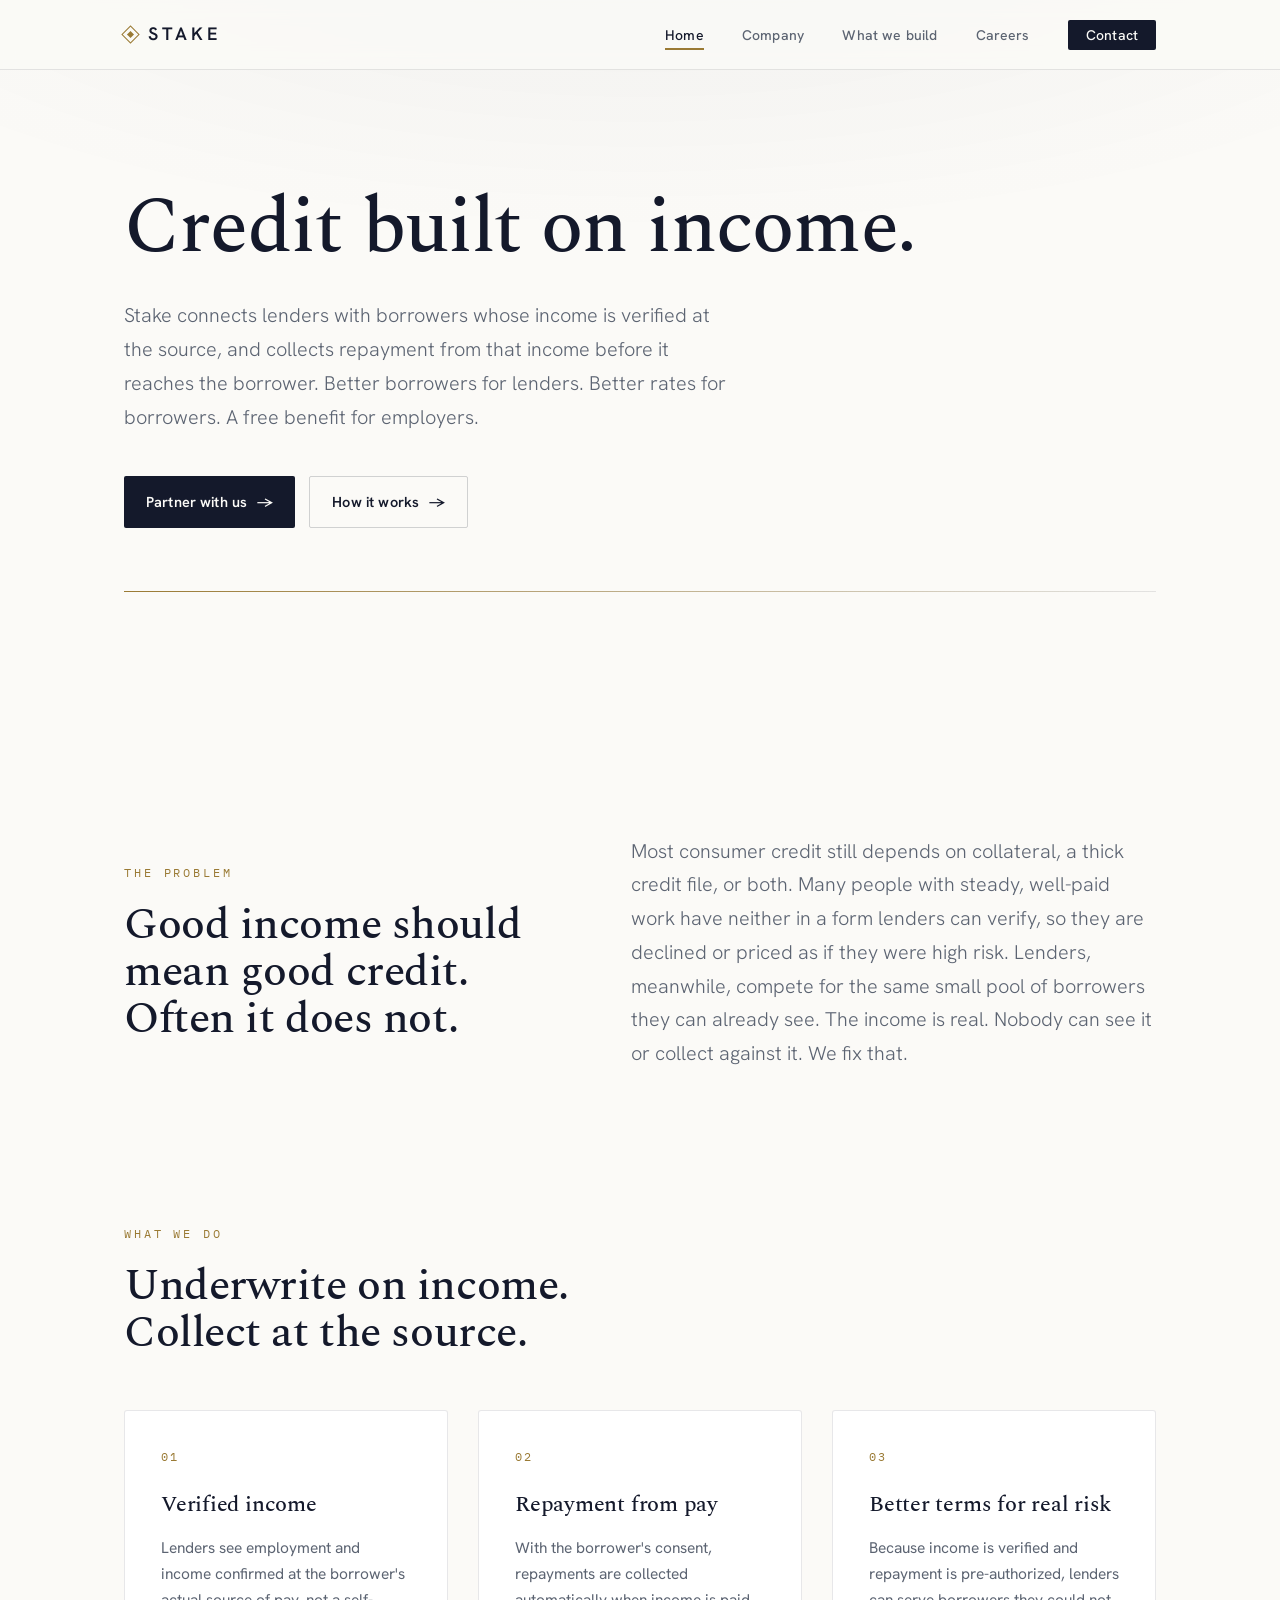
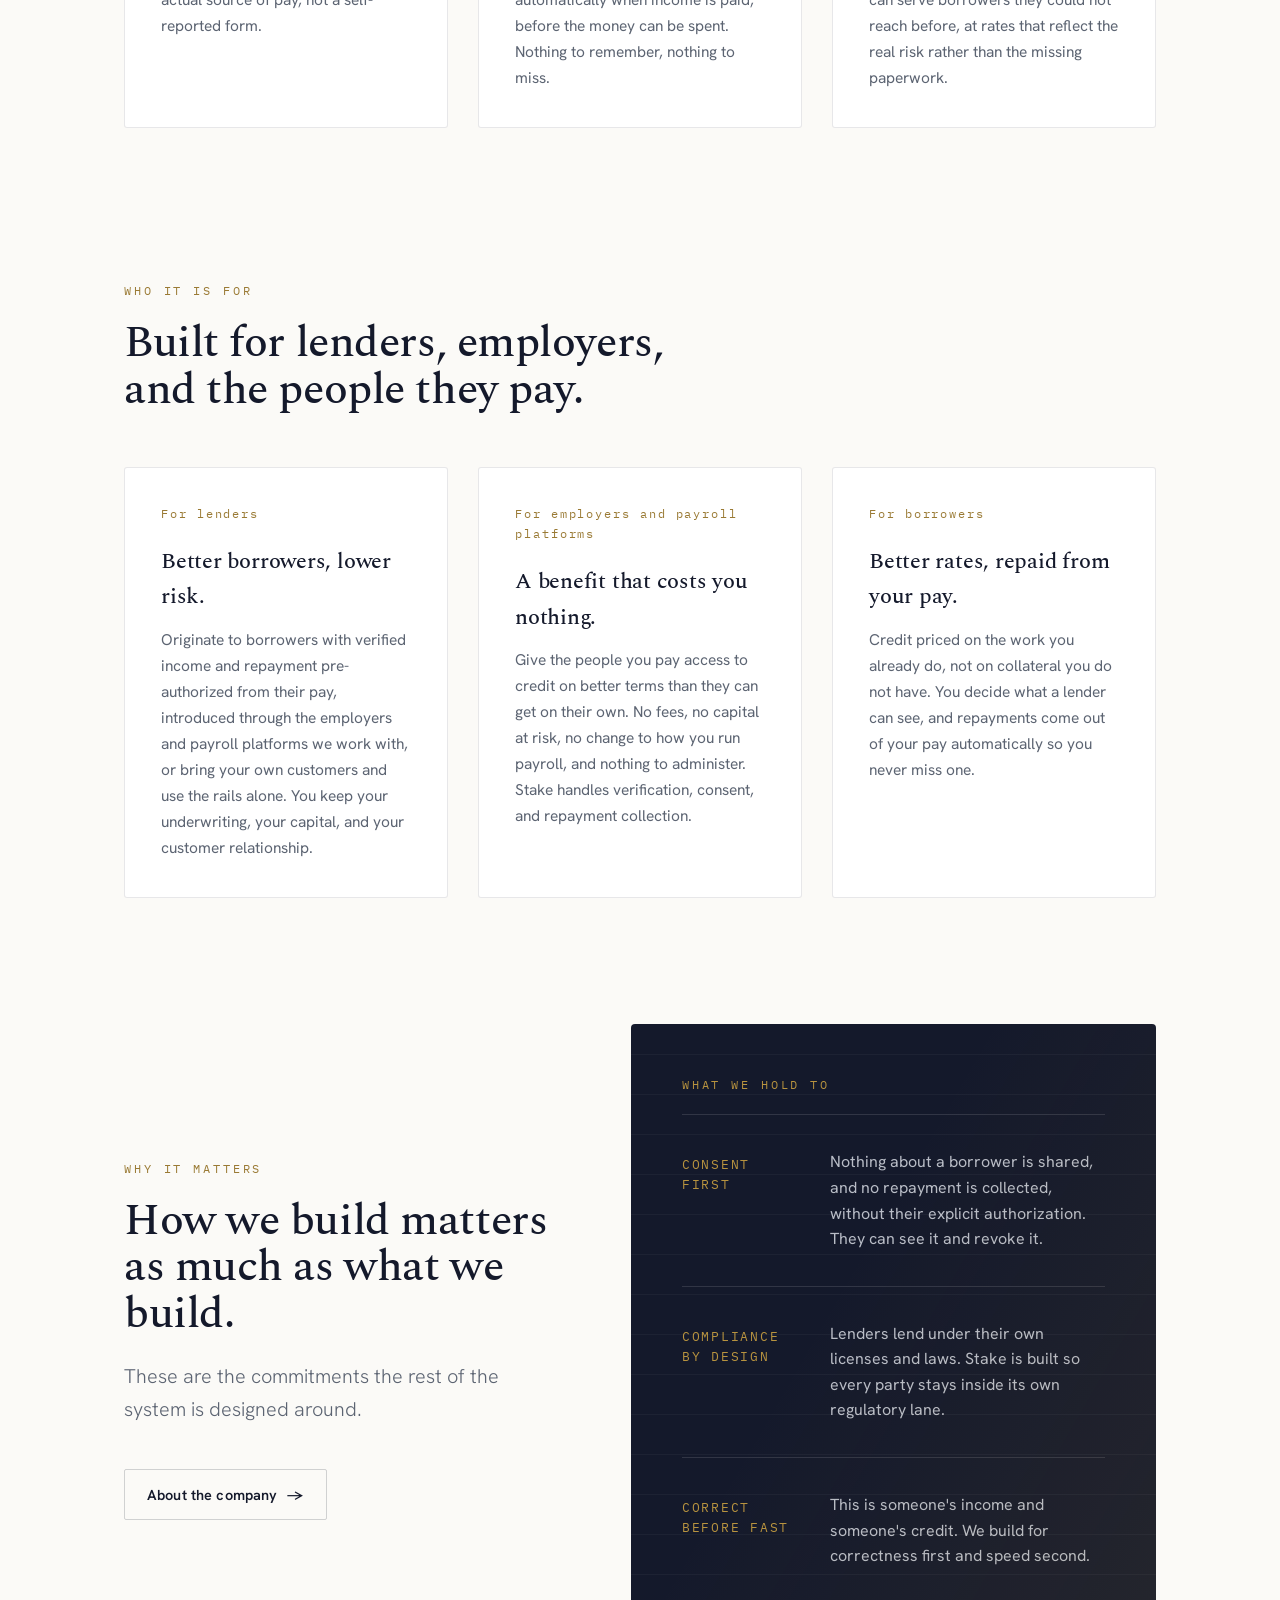
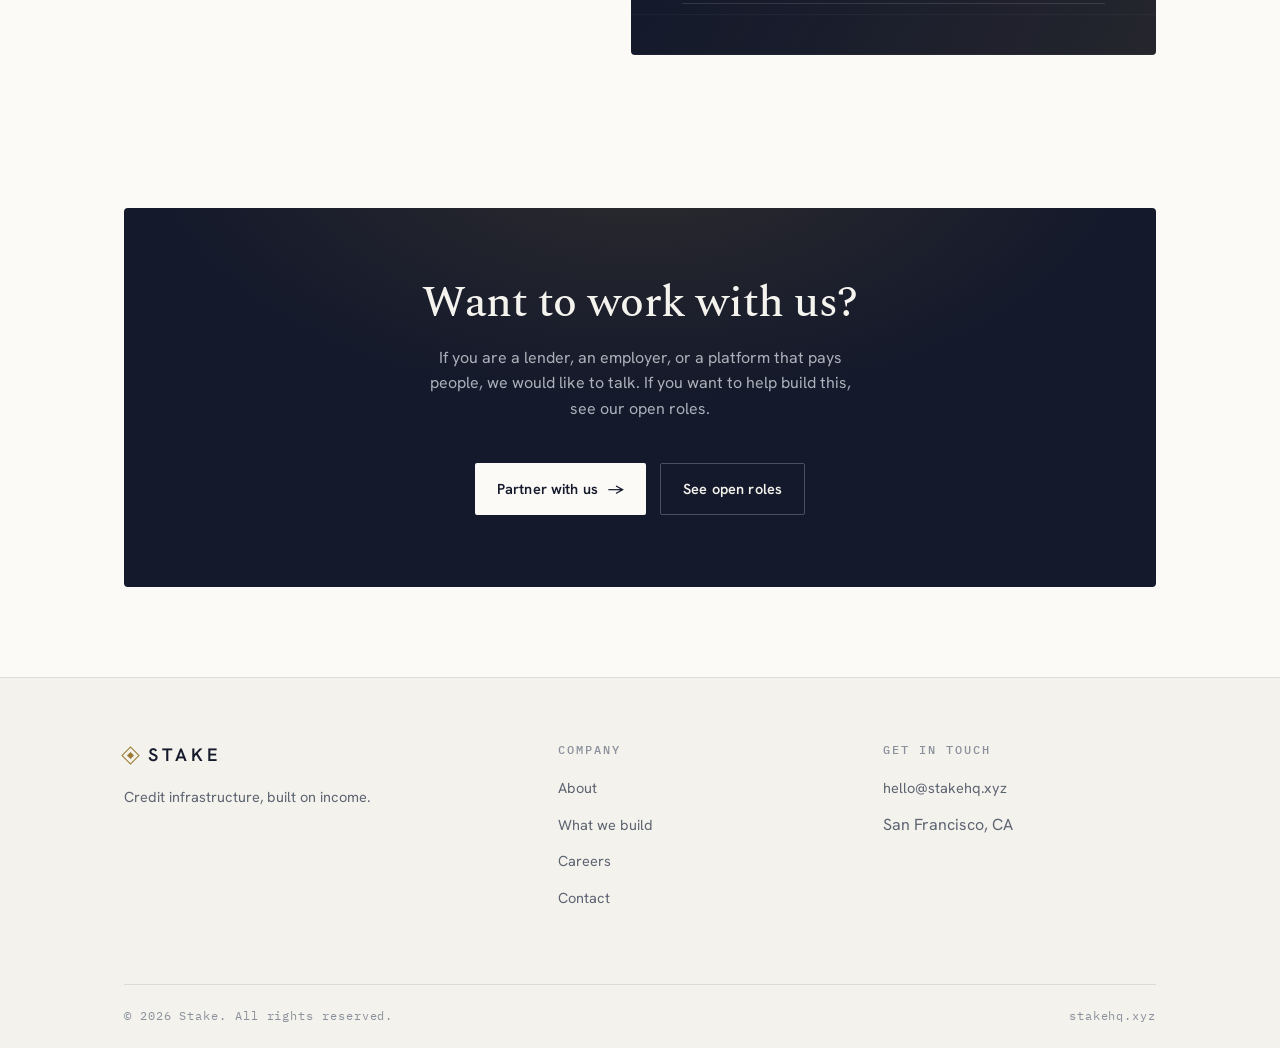
<file: index.html>
<!DOCTYPE html>
<html lang="en">
<head>
<meta charset="UTF-8" />
<meta name="viewport" content="width=device-width, initial-scale=1.0" />
<!-- Keep this site out of search results and AI training data. -->
<meta name="robots" content="noindex, nofollow, noarchive, nosnippet, noimageindex, nocache, noai, noimageai" />
<meta name="googlebot" content="noindex, nofollow, noarchive, nosnippet, noimageindex" />
<meta name="bingbot" content="noindex, nofollow, noarchive, nosnippet, noimageindex" />
<title>Stake | Credit built on income</title>
<meta name="description" content="Stake connects lenders with borrowers who have verified income and collects repayment from that income. Better credit for borrowers, better borrowers for lenders, and a free benefit for employers." />
<link rel="canonical" href="https://stakehq.xyz/" />
<meta property="og:title" content="Stake" />
<meta property="og:description" content="Credit infrastructure, built on income." />
<meta property="og:type" content="website" />
<meta property="og:url" content="https://stakehq.xyz/" />
<link rel="preconnect" href="https://fonts.googleapis.com" />
<link rel="preconnect" href="https://fonts.gstatic.com" crossorigin />
<link href="https://fonts.googleapis.com/css2?family=Hanken+Grotesk:wght@300;400;500;600&family=IBM+Plex+Mono:wght@400;500&family=Spectral:wght@400;500;600&display=swap" rel="stylesheet" />
<link rel="stylesheet" href="styles.css" />
</head>
<body>

  <header class="site-header">
    <div class="wrap nav">
      <a class="brand" href="index.html"><span class="mark" aria-hidden="true"></span>Stake</a>
      <button class="nav-toggle" aria-label="Menu" aria-expanded="false" aria-controls="nav-links">
        <svg viewBox="0 0 24 24" fill="none" stroke="currentColor" stroke-width="1.6"><path d="M3 6h18M3 12h18M3 18h18"/></svg>
      </button>
      <ul class="nav-links" id="nav-links">
        <li><a href="index.html" aria-current="page">Home</a></li>
        <li><a href="about.html">Company</a></li>
        <li><a href="approach.html">What we build</a></li>
        <li><a href="careers.html">Careers</a></li>
        <li><a class="nav-cta" href="contact.html">Contact</a></li>
      </ul>
    </div>
  </header>

  <main>
    <!-- Hero -->
    <section class="wrap hero">
      <h1 class="display fade d2">Credit built on income.</h1>
      <p class="lede fade d3">Stake connects lenders with borrowers whose income is verified at the source, and collects repayment from that income before it reaches the borrower. Better borrowers for lenders. Better rates for borrowers. A free benefit for employers.</p>
      <div class="hero-actions fade d4">
        <a class="btn btn-primary" href="contact.html">Partner with us <span class="arrow" aria-hidden="true">→</span></a>
        <a class="btn btn-ghost" href="approach.html">How it works <span class="arrow" aria-hidden="true">→</span></a>
      </div>
      <div class="hairline" aria-hidden="true"></div>
    </section>

    <!-- The problem -->
    <section class="wrap section-tight">
      <div class="split">
        <div class="reveal">
          <p class="eyebrow">The problem</p>
          <h2 class="display">Good income should mean good credit. Often it does not.</h2>
        </div>
        <div class="reveal">
          <p class="lede" style="max-width:58ch">Most consumer credit still depends on collateral, a thick credit file, or both. Many people with steady, well-paid work have neither in a form lenders can verify, so they are declined or priced as if they were high risk. Lenders, meanwhile, compete for the same small pool of borrowers they can already see. The income is real. Nobody can see it or collect against it. We fix that.</p>
        </div>
      </div>
    </section>

    <!-- What we do -->
    <section class="wrap section">
      <div class="section-head reveal">
        <p class="eyebrow">What we do</p>
        <h2 class="display">Underwrite on income. Collect at the source.</h2>
      </div>
      <div class="grid grid-3">
        <div class="card reveal">
          <p class="idx">01</p>
          <h3>Verified income</h3>
          <p>Lenders see employment and income confirmed at the borrower's actual source of pay, not a self-reported form.</p>
        </div>
        <div class="card reveal">
          <p class="idx">02</p>
          <h3>Repayment from pay</h3>
          <p>With the borrower's consent, repayments are collected automatically when income is paid, before the money can be spent. Nothing to remember, nothing to miss.</p>
        </div>
        <div class="card reveal">
          <p class="idx">03</p>
          <h3>Better terms for real risk</h3>
          <p>Because income is verified and repayment is pre-authorized, lenders can serve borrowers they could not reach before, at rates that reflect the real risk rather than the missing paperwork.</p>
        </div>
      </div>
    </section>

    <!-- Who it's for -->
    <section class="wrap section-tight">
      <div class="section-head reveal">
        <p class="eyebrow">Who it is for</p>
        <h2 class="display">Built for lenders, employers, and the people they pay.</h2>
      </div>
      <div class="grid grid-3">
        <div class="card reveal">
          <p class="idx">For lenders</p>
          <h3>Better borrowers, lower risk.</h3>
          <p>Originate to borrowers with verified income and repayment pre-authorized from their pay, introduced through the employers and payroll platforms we work with, or bring your own customers and use the rails alone. You keep your underwriting, your capital, and your customer relationship.</p>
        </div>
        <div class="card reveal">
          <p class="idx">For employers and payroll platforms</p>
          <h3>A benefit that costs you nothing.</h3>
          <p>Give the people you pay access to credit on better terms than they can get on their own. No fees, no capital at risk, no change to how you run payroll, and nothing to administer. Stake handles verification, consent, and repayment collection.</p>
        </div>
        <div class="card reveal">
          <p class="idx">For borrowers</p>
          <h3>Better rates, repaid from your pay.</h3>
          <p>Credit priced on the work you already do, not on collateral you do not have. You decide what a lender can see, and repayments come out of your pay automatically so you never miss one.</p>
        </div>
      </div>
    </section>

    <!-- What we hold to -->
    <section class="wrap section-tight">
      <div class="split">
        <div class="reveal">
          <p class="eyebrow">Why it matters</p>
          <h2 class="display">How we build matters as much as what we build.</h2>
          <p class="lede" style="margin-top:22px">These are the commitments the rest of the system is designed around.</p>
          <div class="hero-actions">
            <a class="btn btn-ghost" href="about.html">About the company <span class="arrow" aria-hidden="true">→</span></a>
          </div>
        </div>
        <div class="panel reveal">
          <p class="eyebrow">What we hold to</p>
          <div class="rows" style="border-top:1px solid rgba(255,255,255,0.12)">
            <div class="row" style="border-color:rgba(255,255,255,0.12)">
              <div class="k" style="color:var(--brass-bright)">Consent first</div>
              <div class="v"><p style="color:rgba(232,236,243,0.78)">Nothing about a borrower is shared, and no repayment is collected, without their explicit authorization. They can see it and revoke it.</p></div>
            </div>
            <div class="row" style="border-color:rgba(255,255,255,0.12)">
              <div class="k" style="color:var(--brass-bright)">Compliance by design</div>
              <div class="v"><p style="color:rgba(232,236,243,0.78)">Lenders lend under their own licenses and laws. Stake is built so every party stays inside its own regulatory lane.</p></div>
            </div>
            <div class="row" style="border-color:rgba(255,255,255,0.12)">
              <div class="k" style="color:var(--brass-bright)">Correct before fast</div>
              <div class="v"><p style="color:rgba(232,236,243,0.78)">This is someone's income and someone's credit. We build for correctness first and speed second.</p></div>
            </div>
          </div>
        </div>
      </div>
    </section>

    <!-- CTA -->
    <section class="wrap section">
      <div class="cta-band reveal">
        <h2 class="display">Want to work with us?</h2>
        <p>If you are a lender, an employer, or a platform that pays people, we would like to talk. If you want to help build this, see our open roles.</p>
        <div class="hero-actions">
          <a class="btn btn-primary" href="contact.html" style="background:var(--paper);color:var(--ink)">Partner with us <span class="arrow" aria-hidden="true">→</span></a>
          <a class="btn btn-ghost" href="careers.html">See open roles</a>
        </div>
      </div>
    </section>
  </main>

  <footer class="site-footer">
    <div class="wrap">
      <div class="footer-top">
        <div>
          <a class="brand" href="index.html"><span class="mark" aria-hidden="true"></span>Stake</a>
          <p class="footer-blurb">Credit infrastructure, built on income.</p>
        </div>
        <div class="footer-col">
          <h4>Company</h4>
          <ul>
            <li><a href="about.html">About</a></li>
            <li><a href="approach.html">What we build</a></li>
            <li><a href="careers.html">Careers</a></li>
            <li><a href="contact.html">Contact</a></li>
          </ul>
        </div>
        <div class="footer-col">
          <h4>Get in touch</h4>
          <ul>
            <li><a href="mailto:hello@stakehq.xyz">hello@stakehq.xyz</a></li>
            <li><span style="color:var(--muted)">San Francisco, CA</span></li>
          </ul>
        </div>
      </div>
      <div class="footer-bottom">
        <span>&copy; 2026 Stake. All rights reserved.</span>
        <span>stakehq.xyz</span>
      </div>
    </div>
  </footer>

  <script src="main.js"></script>
</body>
</html>
</file>
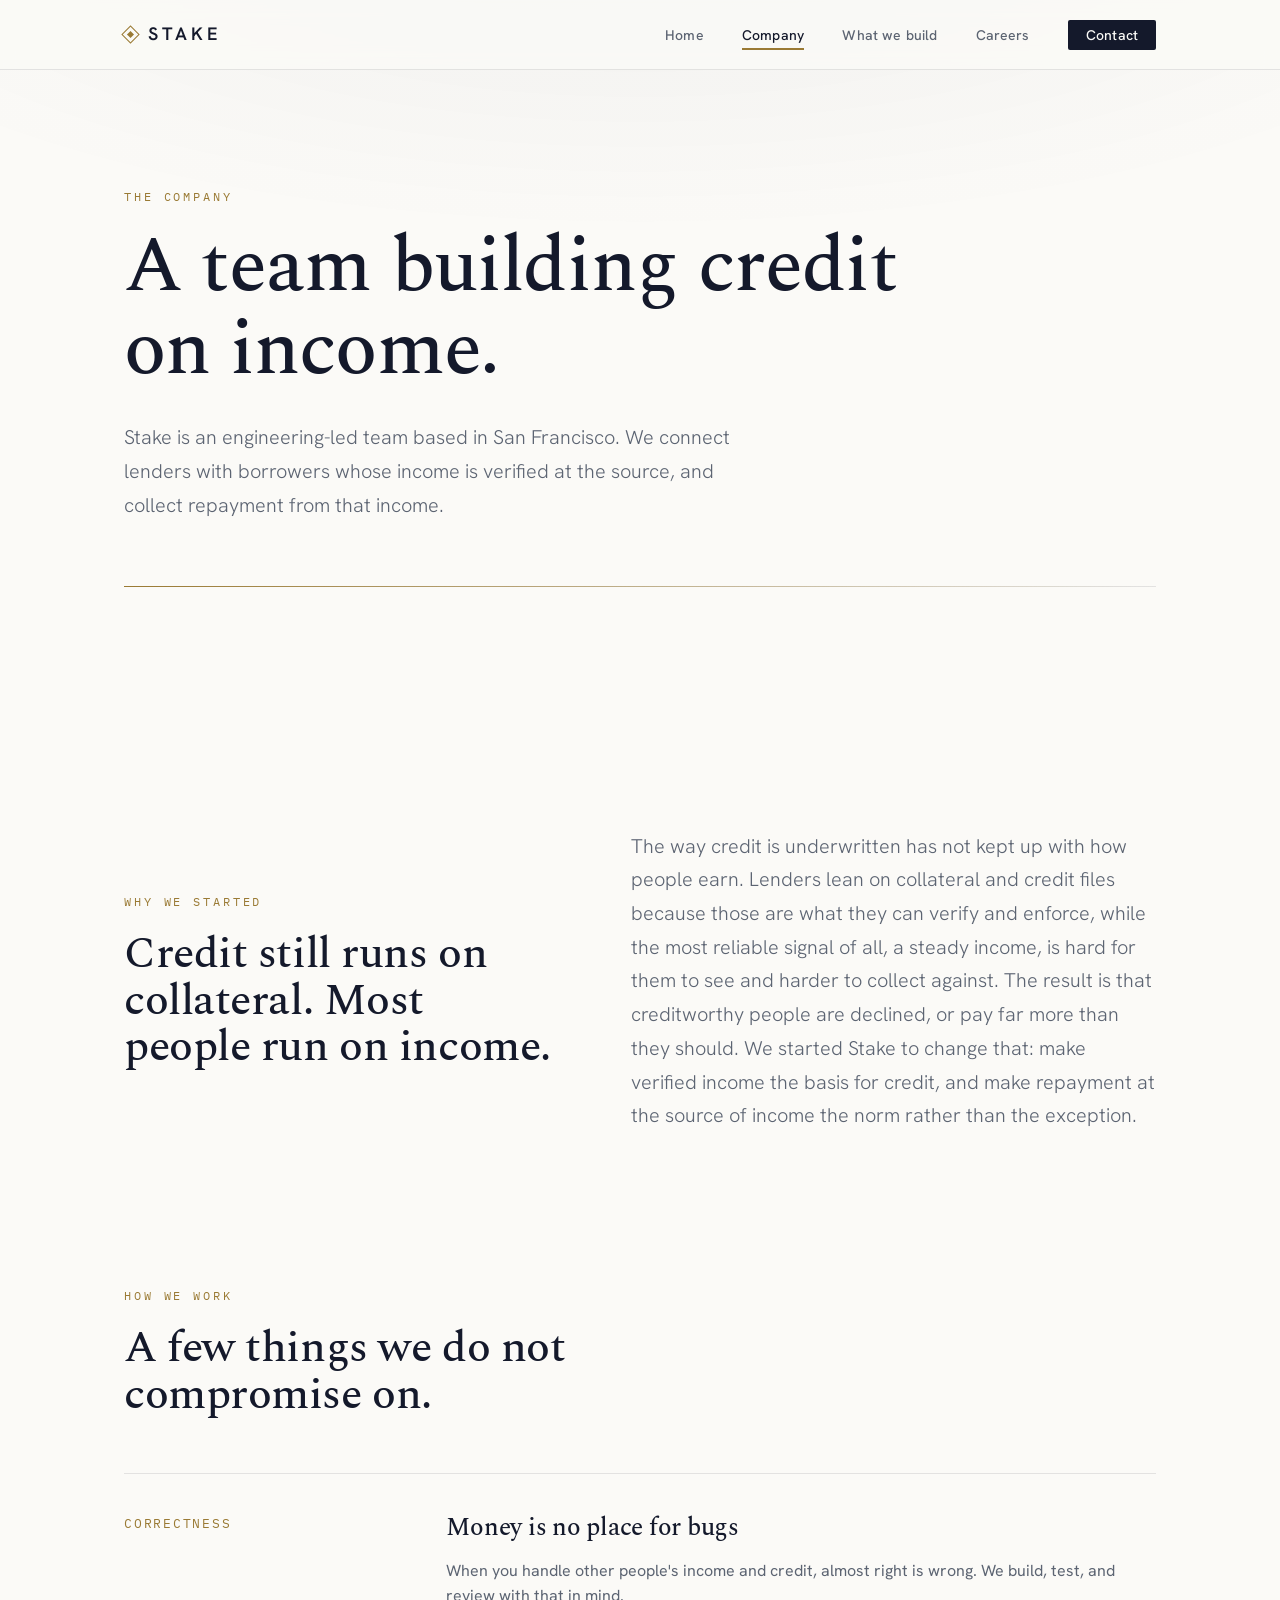
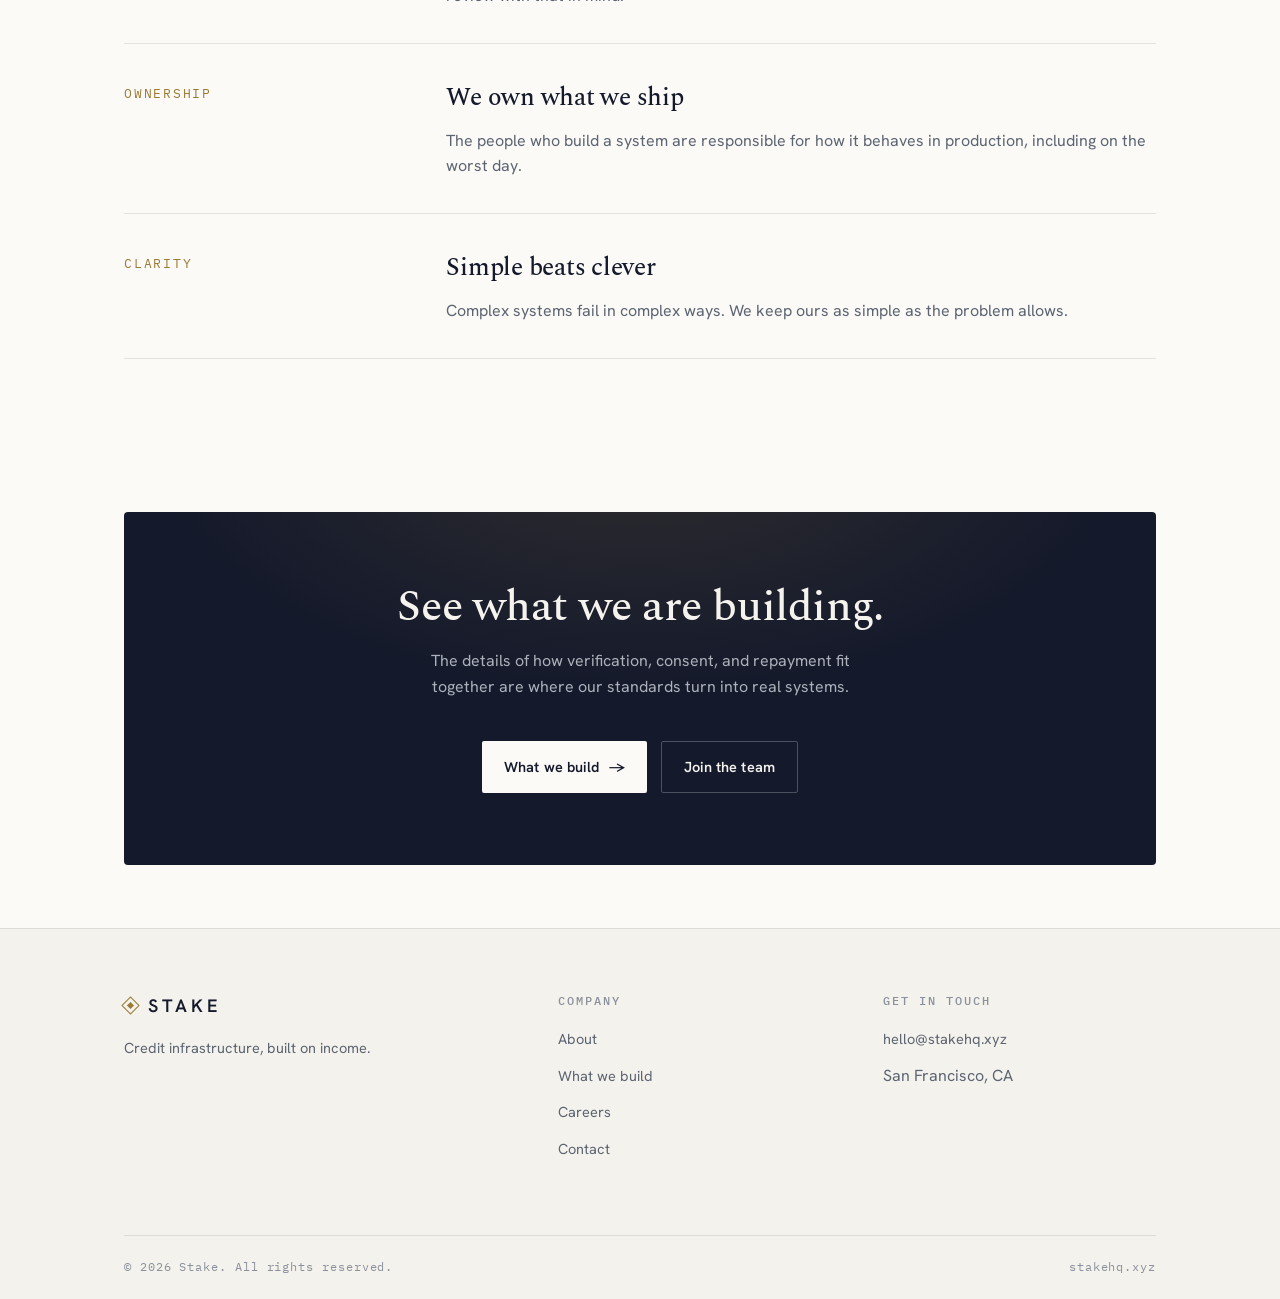
<file: about.html>
<!DOCTYPE html>
<html lang="en">
<head>
<meta charset="UTF-8" />
<meta name="viewport" content="width=device-width, initial-scale=1.0" />
<!-- Keep this site out of search results and AI training data. -->
<meta name="robots" content="noindex, nofollow, noarchive, nosnippet, noimageindex, nocache, noai, noimageai" />
<meta name="googlebot" content="noindex, nofollow, noarchive, nosnippet, noimageindex" />
<meta name="bingbot" content="noindex, nofollow, noarchive, nosnippet, noimageindex" />
<title>Company | Stake</title>
<meta name="description" content="Stake is a team in San Francisco that connects lenders with borrowers who have verified income and collects repayment from that income." />
<link rel="canonical" href="https://stakehq.xyz/about.html" />
<meta property="og:title" content="Company | Stake" />
<meta property="og:description" content="A team building credit on income." />
<meta property="og:type" content="website" />
<meta property="og:url" content="https://stakehq.xyz/about.html" />
<link rel="preconnect" href="https://fonts.googleapis.com" />
<link rel="preconnect" href="https://fonts.gstatic.com" crossorigin />
<link href="https://fonts.googleapis.com/css2?family=Hanken+Grotesk:wght@300;400;500;600&family=IBM+Plex+Mono:wght@400;500&family=Spectral:wght@400;500;600&display=swap" rel="stylesheet" />
<link rel="stylesheet" href="styles.css" />
</head>
<body>

  <header class="site-header">
    <div class="wrap nav">
      <a class="brand" href="index.html"><span class="mark" aria-hidden="true"></span>Stake</a>
      <button class="nav-toggle" aria-label="Menu" aria-expanded="false" aria-controls="nav-links">
        <svg viewBox="0 0 24 24" fill="none" stroke="currentColor" stroke-width="1.6"><path d="M3 6h18M3 12h18M3 18h18"/></svg>
      </button>
      <ul class="nav-links" id="nav-links">
        <li><a href="index.html">Home</a></li>
        <li><a href="about.html" aria-current="page">Company</a></li>
        <li><a href="approach.html">What we build</a></li>
        <li><a href="careers.html">Careers</a></li>
        <li><a class="nav-cta" href="contact.html">Contact</a></li>
      </ul>
    </div>
  </header>

  <main>
    <!-- Hero -->
    <section class="wrap hero">
      <p class="eyebrow fade d1">The company</p>
      <h1 class="display fade d2">A team building credit<br />on income.</h1>
      <p class="lede fade d3">Stake is an engineering-led team based in San Francisco. We connect lenders with borrowers whose income is verified at the source, and collect repayment from that income.</p>
      <div class="hairline" aria-hidden="true"></div>
    </section>

    <!-- Mission -->
    <section class="wrap section-tight">
      <div class="split">
        <div class="reveal">
          <p class="eyebrow">Why we started</p>
          <h2 class="display">Credit still runs on collateral. Most people run on income.</h2>
        </div>
        <div class="reveal">
          <p class="lede" style="max-width:60ch">The way credit is underwritten has not kept up with how people earn. Lenders lean on collateral and credit files because those are what they can verify and enforce, while the most reliable signal of all, a steady income, is hard for them to see and harder to collect against. The result is that creditworthy people are declined, or pay far more than they should. We started Stake to change that: make verified income the basis for credit, and make repayment at the source of income the norm rather than the exception.</p>
        </div>
      </div>
    </section>

    <!-- Values -->
    <section class="wrap section">
      <div class="section-head reveal">
        <p class="eyebrow">How we work</p>
        <h2 class="display">A few things we do not compromise on.</h2>
      </div>
      <div class="rows reveal">
        <div class="row">
          <div class="k">Correctness</div>
          <div class="v">
            <h3>Money is no place for bugs</h3>
            <p>When you handle other people's income and credit, almost right is wrong. We build, test, and review with that in mind.</p>
          </div>
        </div>
        <div class="row">
          <div class="k">Ownership</div>
          <div class="v">
            <h3>We own what we ship</h3>
            <p>The people who build a system are responsible for how it behaves in production, including on the worst day.</p>
          </div>
        </div>
        <div class="row">
          <div class="k">Clarity</div>
          <div class="v">
            <h3>Simple beats clever</h3>
            <p>Complex systems fail in complex ways. We keep ours as simple as the problem allows.</p>
          </div>
        </div>
      </div>
    </section>

    <!-- CTA -->
    <section class="wrap section-tight">
      <div class="cta-band reveal">
        <h2 class="display">See what we are building.</h2>
        <p>The details of how verification, consent, and repayment fit together are where our standards turn into real systems.</p>
        <div class="hero-actions">
          <a class="btn btn-primary" href="approach.html" style="background:var(--paper);color:var(--ink)">What we build <span class="arrow" aria-hidden="true">→</span></a>
          <a class="btn btn-ghost" href="careers.html">Join the team</a>
        </div>
      </div>
    </section>
  </main>

  <footer class="site-footer">
    <div class="wrap">
      <div class="footer-top">
        <div>
          <a class="brand" href="index.html"><span class="mark" aria-hidden="true"></span>Stake</a>
          <p class="footer-blurb">Credit infrastructure, built on income.</p>
        </div>
        <div class="footer-col">
          <h4>Company</h4>
          <ul>
            <li><a href="about.html">About</a></li>
            <li><a href="approach.html">What we build</a></li>
            <li><a href="careers.html">Careers</a></li>
            <li><a href="contact.html">Contact</a></li>
          </ul>
        </div>
        <div class="footer-col">
          <h4>Get in touch</h4>
          <ul>
            <li><a href="mailto:hello@stakehq.xyz">hello@stakehq.xyz</a></li>
            <li><span style="color:var(--muted)">San Francisco, CA</span></li>
          </ul>
        </div>
      </div>
      <div class="footer-bottom">
        <span>&copy; 2026 Stake. All rights reserved.</span>
        <span>stakehq.xyz</span>
      </div>
    </div>
  </footer>

  <script src="main.js"></script>
</body>
</html>
</file>
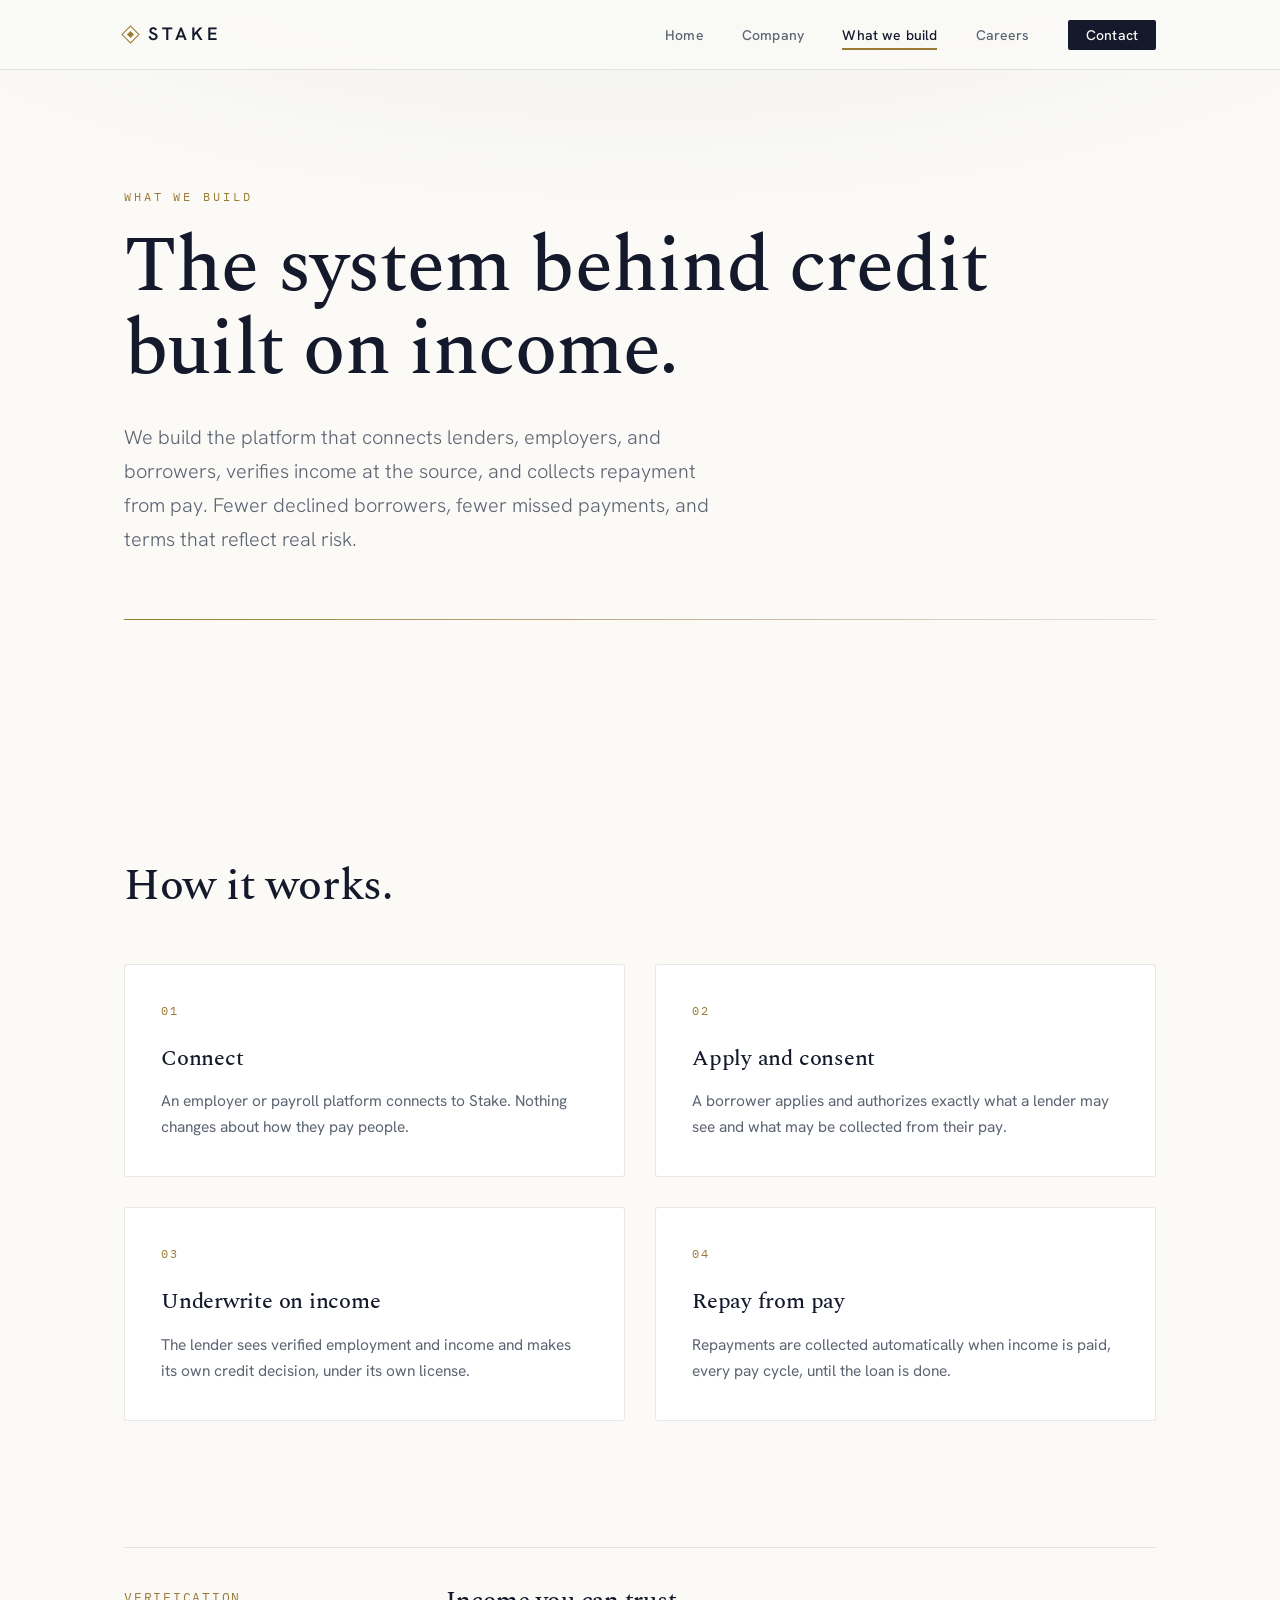
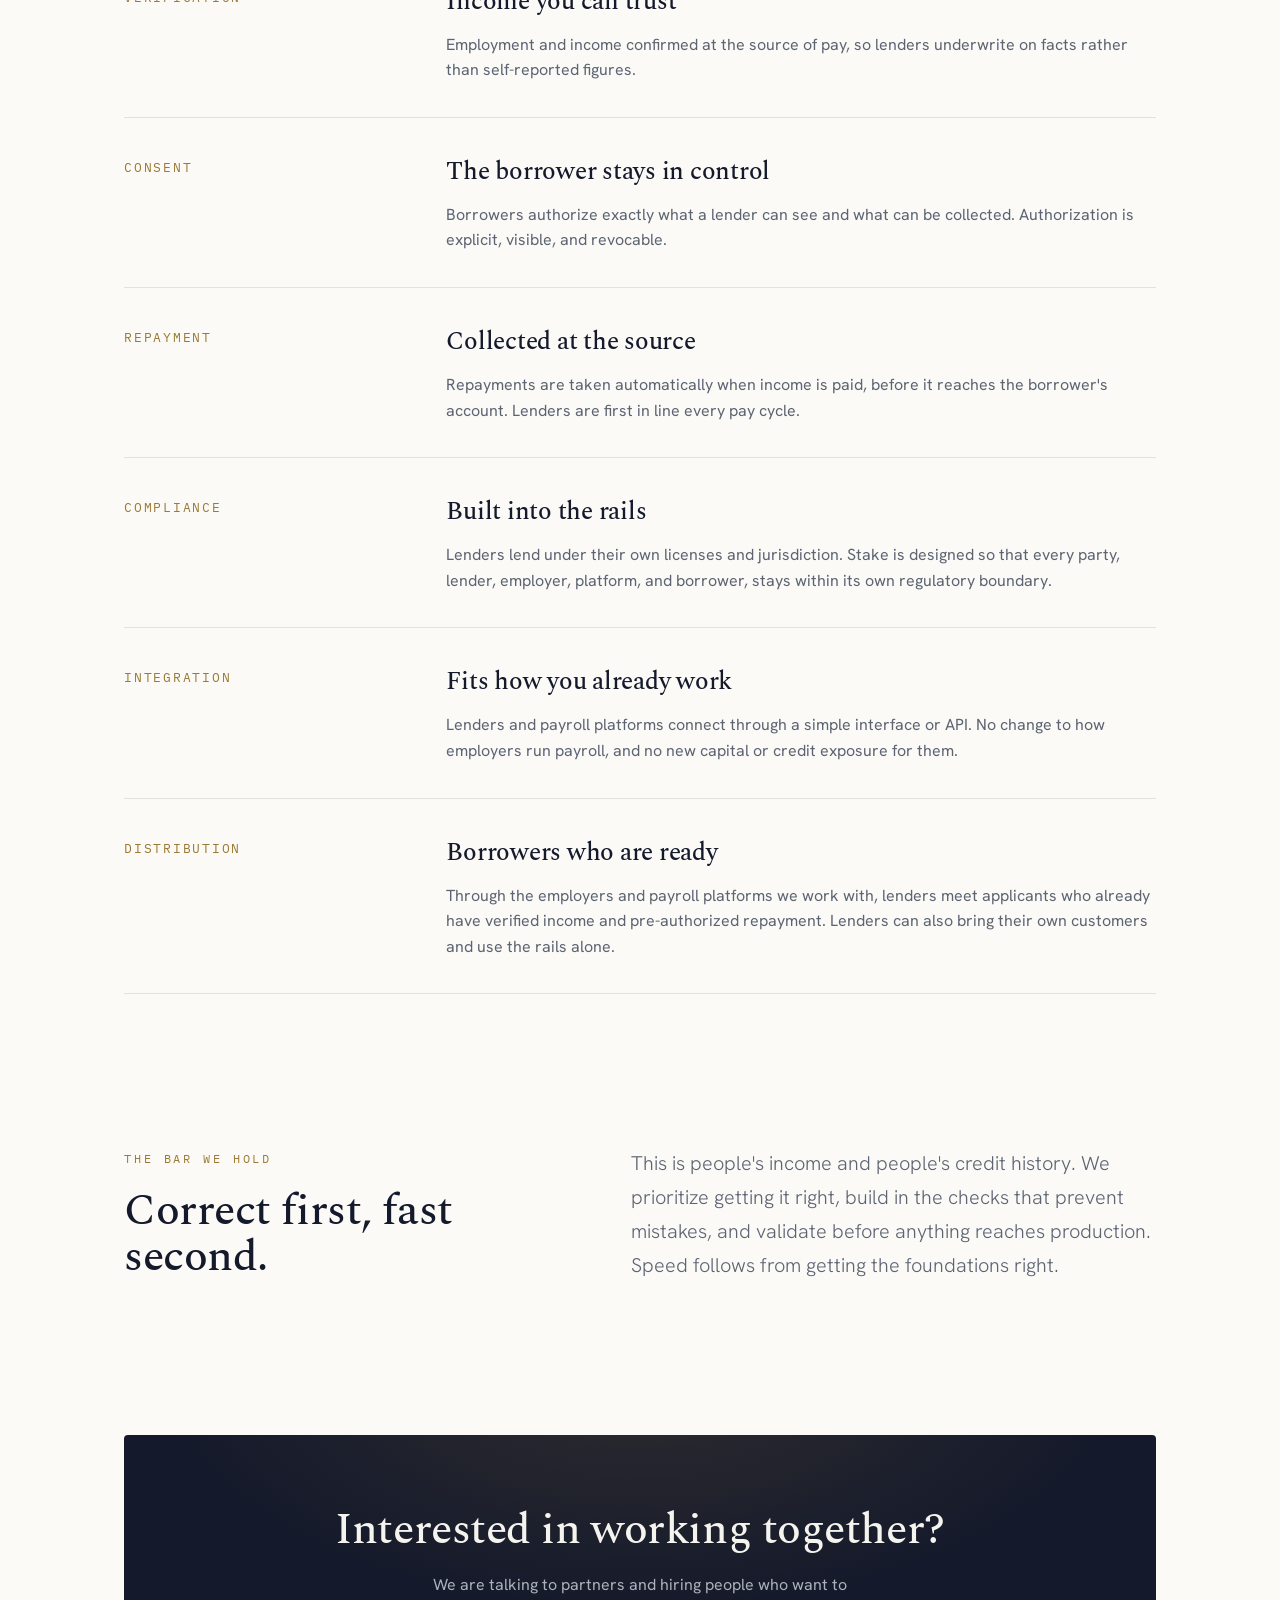
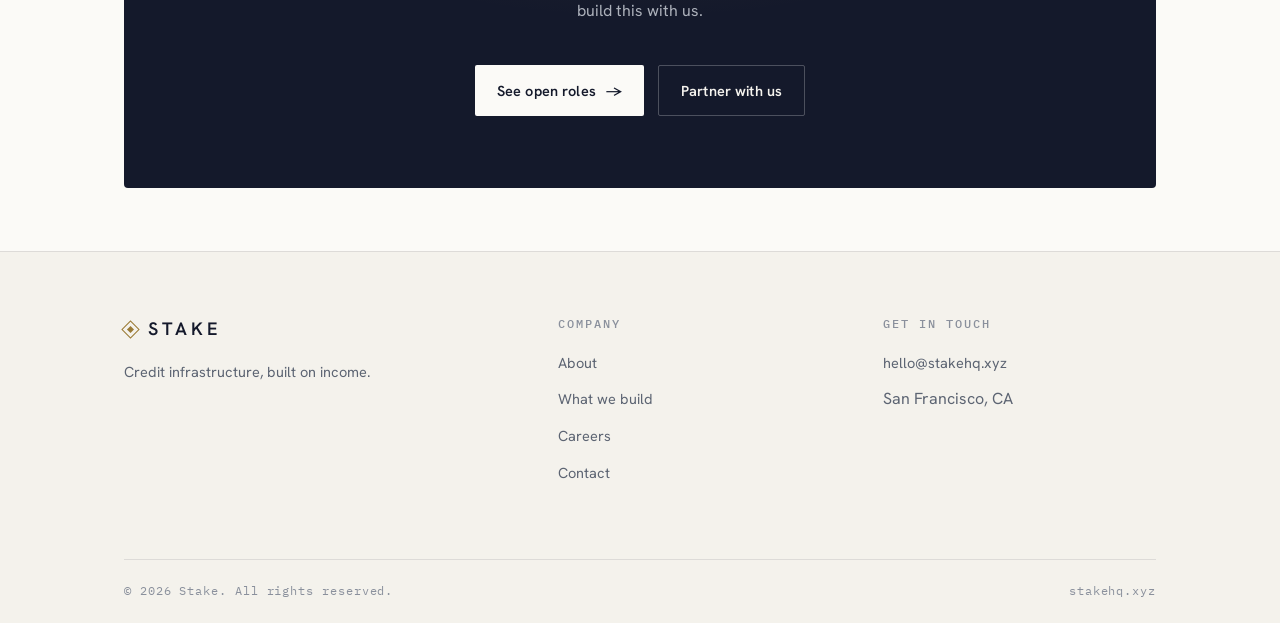
<file: approach.html>
<!DOCTYPE html>
<html lang="en">
<head>
<meta charset="UTF-8" />
<meta name="viewport" content="width=device-width, initial-scale=1.0" />
<!-- Keep this site out of search results and AI training data. -->
<meta name="robots" content="noindex, nofollow, noarchive, nosnippet, noimageindex, nocache, noai, noimageai" />
<meta name="googlebot" content="noindex, nofollow, noarchive, nosnippet, noimageindex" />
<meta name="bingbot" content="noindex, nofollow, noarchive, nosnippet, noimageindex" />
<title>What we build | Stake</title>
<meta name="description" content="How Stake works: employers and payroll platforms connect, borrowers consent, lenders underwrite on verified income, and repayment is collected from pay." />
<link rel="canonical" href="https://stakehq.xyz/approach.html" />
<meta property="og:title" content="What we build | Stake" />
<meta property="og:description" content="The system behind credit built on income." />
<meta property="og:type" content="website" />
<meta property="og:url" content="https://stakehq.xyz/approach.html" />
<link rel="preconnect" href="https://fonts.googleapis.com" />
<link rel="preconnect" href="https://fonts.gstatic.com" crossorigin />
<link href="https://fonts.googleapis.com/css2?family=Hanken+Grotesk:wght@300;400;500;600&family=IBM+Plex+Mono:wght@400;500&family=Spectral:wght@400;500;600&display=swap" rel="stylesheet" />
<link rel="stylesheet" href="styles.css" />
</head>
<body>

  <header class="site-header">
    <div class="wrap nav">
      <a class="brand" href="index.html"><span class="mark" aria-hidden="true"></span>Stake</a>
      <button class="nav-toggle" aria-label="Menu" aria-expanded="false" aria-controls="nav-links">
        <svg viewBox="0 0 24 24" fill="none" stroke="currentColor" stroke-width="1.6"><path d="M3 6h18M3 12h18M3 18h18"/></svg>
      </button>
      <ul class="nav-links" id="nav-links">
        <li><a href="index.html">Home</a></li>
        <li><a href="about.html">Company</a></li>
        <li><a href="approach.html" aria-current="page">What we build</a></li>
        <li><a href="careers.html">Careers</a></li>
        <li><a class="nav-cta" href="contact.html">Contact</a></li>
      </ul>
    </div>
  </header>

  <main>
    <!-- Hero -->
    <section class="wrap hero">
      <p class="eyebrow fade d1">What we build</p>
      <h1 class="display fade d2">The system behind credit<br />built on income.</h1>
      <p class="lede fade d3">We build the platform that connects lenders, employers, and borrowers, verifies income at the source, and collects repayment from pay. Fewer declined borrowers, fewer missed payments, and terms that reflect real risk.</p>
      <div class="hairline" aria-hidden="true"></div>
    </section>

    <!-- How it works -->
    <section class="wrap section-tight">
      <div class="section-head reveal">
        <h2 class="display">How it works.</h2>
      </div>
      <div class="grid grid-2">
        <div class="card reveal">
          <p class="idx">01</p>
          <h3>Connect</h3>
          <p>An employer or payroll platform connects to Stake. Nothing changes about how they pay people.</p>
        </div>
        <div class="card reveal">
          <p class="idx">02</p>
          <h3>Apply and consent</h3>
          <p>A borrower applies and authorizes exactly what a lender may see and what may be collected from their pay.</p>
        </div>
        <div class="card reveal">
          <p class="idx">03</p>
          <h3>Underwrite on income</h3>
          <p>The lender sees verified employment and income and makes its own credit decision, under its own license.</p>
        </div>
        <div class="card reveal">
          <p class="idx">04</p>
          <h3>Repay from pay</h3>
          <p>Repayments are collected automatically when income is paid, every pay cycle, until the loan is done.</p>
        </div>
      </div>
    </section>

    <!-- Capabilities -->
    <section class="wrap section-tight">
      <div class="rows reveal">
        <div class="row">
          <div class="k">Verification</div>
          <div class="v">
            <h3>Income you can trust</h3>
            <p>Employment and income confirmed at the source of pay, so lenders underwrite on facts rather than self-reported figures.</p>
          </div>
        </div>
        <div class="row">
          <div class="k">Consent</div>
          <div class="v">
            <h3>The borrower stays in control</h3>
            <p>Borrowers authorize exactly what a lender can see and what can be collected. Authorization is explicit, visible, and revocable.</p>
          </div>
        </div>
        <div class="row">
          <div class="k">Repayment</div>
          <div class="v">
            <h3>Collected at the source</h3>
            <p>Repayments are taken automatically when income is paid, before it reaches the borrower's account. Lenders are first in line every pay cycle.</p>
          </div>
        </div>
        <div class="row">
          <div class="k">Compliance</div>
          <div class="v">
            <h3>Built into the rails</h3>
            <p>Lenders lend under their own licenses and jurisdiction. Stake is designed so that every party, lender, employer, platform, and borrower, stays within its own regulatory boundary.</p>
          </div>
        </div>
        <div class="row">
          <div class="k">Integration</div>
          <div class="v">
            <h3>Fits how you already work</h3>
            <p>Lenders and payroll platforms connect through a simple interface or API. No change to how employers run payroll, and no new capital or credit exposure for them.</p>
          </div>
        </div>
        <div class="row">
          <div class="k">Distribution</div>
          <div class="v">
            <h3>Borrowers who are ready</h3>
            <p>Through the employers and payroll platforms we work with, lenders meet applicants who already have verified income and pre-authorized repayment. Lenders can also bring their own customers and use the rails alone.</p>
          </div>
        </div>
      </div>
    </section>

    <!-- Standards -->
    <section class="wrap section">
      <div class="split">
        <div class="reveal">
          <p class="eyebrow">The bar we hold</p>
          <h2 class="display">Correct first, fast second.</h2>
        </div>
        <div class="reveal">
          <p class="lede" style="max-width:60ch">This is people's income and people's credit history. We prioritize getting it right, build in the checks that prevent mistakes, and validate before anything reaches production. Speed follows from getting the foundations right.</p>
        </div>
      </div>
    </section>

    <!-- CTA -->
    <section class="wrap section-tight">
      <div class="cta-band reveal">
        <h2 class="display">Interested in working together?</h2>
        <p>We are talking to partners and hiring people who want to build this with us.</p>
        <div class="hero-actions">
          <a class="btn btn-primary" href="careers.html" style="background:var(--paper);color:var(--ink)">See open roles <span class="arrow" aria-hidden="true">→</span></a>
          <a class="btn btn-ghost" href="contact.html">Partner with us</a>
        </div>
      </div>
    </section>
  </main>

  <footer class="site-footer">
    <div class="wrap">
      <div class="footer-top">
        <div>
          <a class="brand" href="index.html"><span class="mark" aria-hidden="true"></span>Stake</a>
          <p class="footer-blurb">Credit infrastructure, built on income.</p>
        </div>
        <div class="footer-col">
          <h4>Company</h4>
          <ul>
            <li><a href="about.html">About</a></li>
            <li><a href="approach.html">What we build</a></li>
            <li><a href="careers.html">Careers</a></li>
            <li><a href="contact.html">Contact</a></li>
          </ul>
        </div>
        <div class="footer-col">
          <h4>Get in touch</h4>
          <ul>
            <li><a href="mailto:hello@stakehq.xyz">hello@stakehq.xyz</a></li>
            <li><span style="color:var(--muted)">San Francisco, CA</span></li>
          </ul>
        </div>
      </div>
      <div class="footer-bottom">
        <span>&copy; 2026 Stake. All rights reserved.</span>
        <span>stakehq.xyz</span>
      </div>
    </div>
  </footer>

  <script src="main.js"></script>
</body>
</html>
</file>
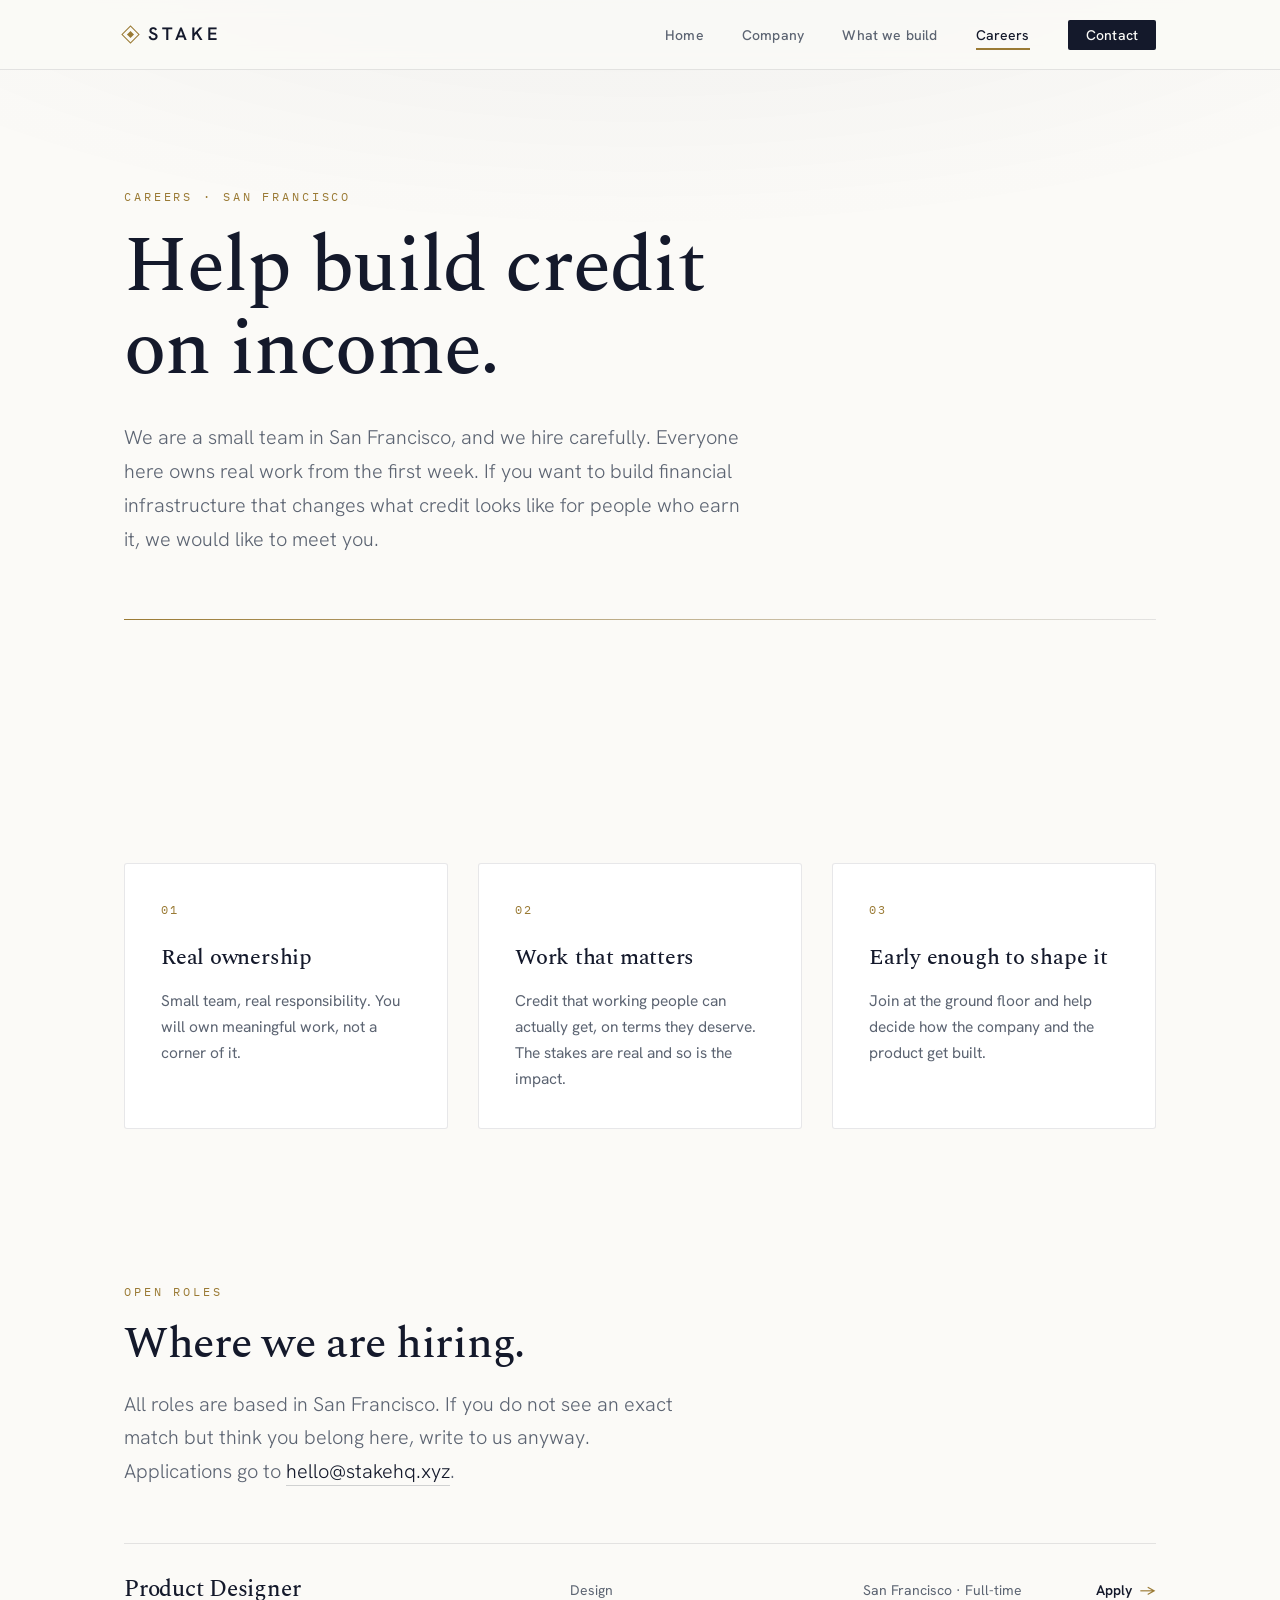
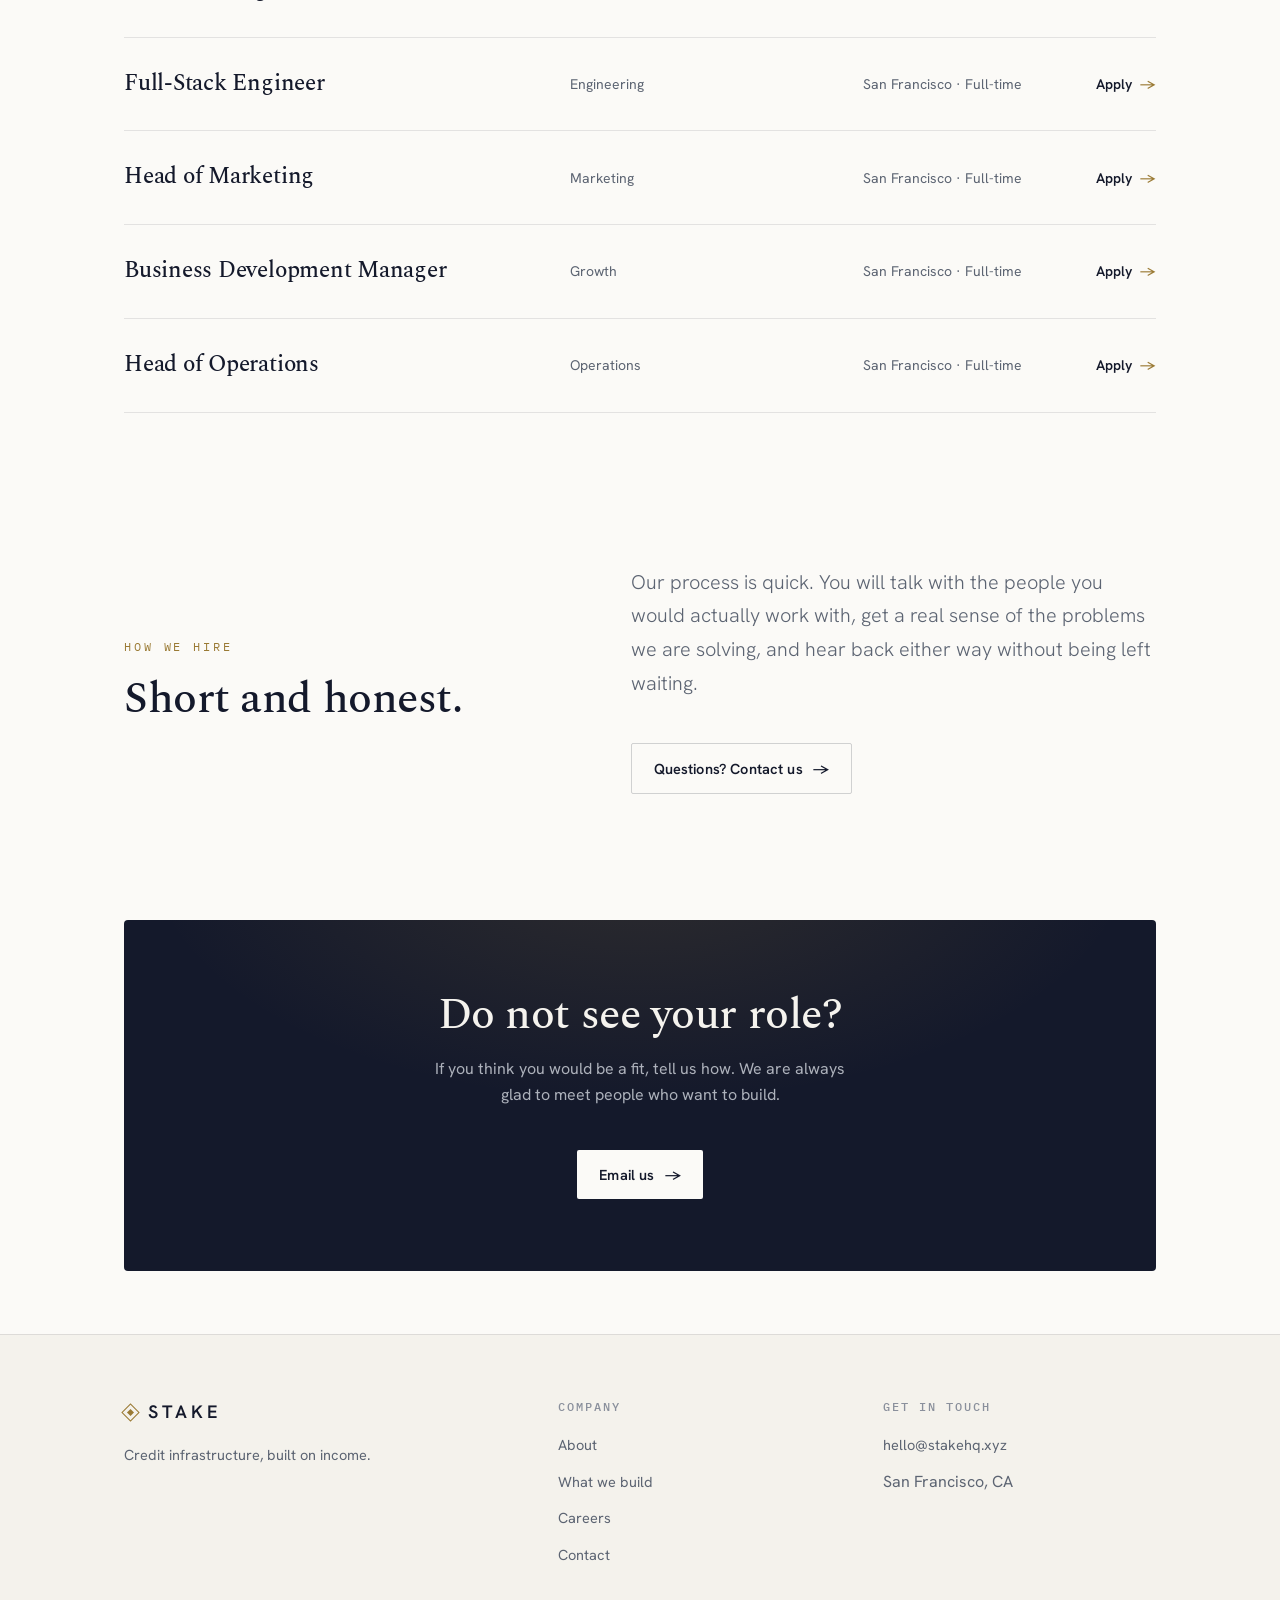
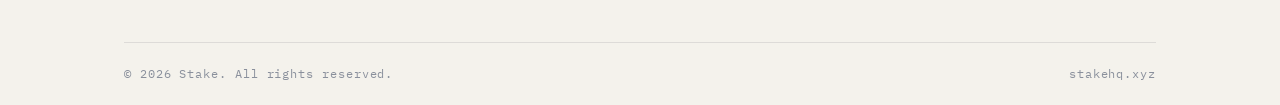
<file: careers.html>
<!DOCTYPE html>
<html lang="en">
<head>
<meta charset="UTF-8" />
<meta name="viewport" content="width=device-width, initial-scale=1.0" />
<!-- Keep this site out of search results and AI training data. -->
<meta name="robots" content="noindex, nofollow, noarchive, nosnippet, noimageindex, nocache, noai, noimageai" />
<meta name="googlebot" content="noindex, nofollow, noarchive, nosnippet, noimageindex" />
<meta name="bingbot" content="noindex, nofollow, noarchive, nosnippet, noimageindex" />
<title>Careers | Stake</title>
<meta name="description" content="Open roles at Stake. Join a small team in San Francisco building credit on income." />
<link rel="canonical" href="https://stakehq.xyz/careers.html" />
<meta property="og:title" content="Careers | Stake" />
<meta property="og:description" content="Open roles at Stake in San Francisco." />
<meta property="og:type" content="website" />
<meta property="og:url" content="https://stakehq.xyz/careers.html" />
<link rel="preconnect" href="https://fonts.googleapis.com" />
<link rel="preconnect" href="https://fonts.gstatic.com" crossorigin />
<link href="https://fonts.googleapis.com/css2?family=Hanken+Grotesk:wght@300;400;500;600&family=IBM+Plex+Mono:wght@400;500&family=Spectral:wght@400;500;600&display=swap" rel="stylesheet" />
<link rel="stylesheet" href="styles.css" />
</head>
<body>

  <header class="site-header">
    <div class="wrap nav">
      <a class="brand" href="index.html"><span class="mark" aria-hidden="true"></span>Stake</a>
      <button class="nav-toggle" aria-label="Menu" aria-expanded="false" aria-controls="nav-links">
        <svg viewBox="0 0 24 24" fill="none" stroke="currentColor" stroke-width="1.6"><path d="M3 6h18M3 12h18M3 18h18"/></svg>
      </button>
      <ul class="nav-links" id="nav-links">
        <li><a href="index.html">Home</a></li>
        <li><a href="about.html">Company</a></li>
        <li><a href="approach.html">What we build</a></li>
        <li><a href="careers.html" aria-current="page">Careers</a></li>
        <li><a class="nav-cta" href="contact.html">Contact</a></li>
      </ul>
    </div>
  </header>

  <main>
    <!-- Hero -->
    <section class="wrap hero">
      <p class="eyebrow fade d1">Careers · San Francisco</p>
      <h1 class="display fade d2">Help build credit<br />on income.</h1>
      <p class="lede fade d3">We are a small team in San Francisco, and we hire carefully. Everyone here owns real work from the first week. If you want to build financial infrastructure that changes what credit looks like for people who earn it, we would like to meet you.</p>
      <div class="hairline" aria-hidden="true"></div>
    </section>

    <!-- Why join -->
    <section class="wrap section-tight">
      <div class="grid grid-3">
        <div class="card reveal">
          <p class="idx">01</p>
          <h3>Real ownership</h3>
          <p>Small team, real responsibility. You will own meaningful work, not a corner of it.</p>
        </div>
        <div class="card reveal">
          <p class="idx">02</p>
          <h3>Work that matters</h3>
          <p>Credit that working people can actually get, on terms they deserve. The stakes are real and so is the impact.</p>
        </div>
        <div class="card reveal">
          <p class="idx">03</p>
          <h3>Early enough to shape it</h3>
          <p>Join at the ground floor and help decide how the company and the product get built.</p>
        </div>
      </div>
    </section>

    <!-- Open roles -->
    <section class="wrap section">
      <div class="section-head reveal">
        <p class="eyebrow">Open roles</p>
        <h2 class="display">Where we are hiring.</h2>
        <p class="lede" style="margin-top:20px">All roles are based in San Francisco. If you do not see an exact match but think you belong here, write to us anyway. Applications go to <a href="mailto:hello@stakehq.xyz" style="color:var(--ink);text-decoration:none;border-bottom:1px solid var(--line-strong);padding-bottom:1px">hello@stakehq.xyz</a>.</p>
      </div>

      <div class="reveal">
        <div class="role">
          <div class="title">Product Designer</div>
          <div class="meta">Design</div>
          <div class="meta">San Francisco · Full-time</div>
          <a class="apply" href="mailto:hello@stakehq.xyz?subject=Product%20Designer%20application">Apply <span class="arrow" aria-hidden="true">→</span></a>
        </div>
        <div class="role">
          <div class="title">Full-Stack Engineer</div>
          <div class="meta">Engineering</div>
          <div class="meta">San Francisco · Full-time</div>
          <a class="apply" href="mailto:hello@stakehq.xyz?subject=Full-Stack%20Engineer%20application">Apply <span class="arrow" aria-hidden="true">→</span></a>
        </div>
        <div class="role">
          <div class="title">Head of Marketing</div>
          <div class="meta">Marketing</div>
          <div class="meta">San Francisco · Full-time</div>
          <a class="apply" href="mailto:hello@stakehq.xyz?subject=Head%20of%20Marketing%20application">Apply <span class="arrow" aria-hidden="true">→</span></a>
        </div>
        <div class="role">
          <div class="title">Business Development Manager</div>
          <div class="meta">Growth</div>
          <div class="meta">San Francisco · Full-time</div>
          <a class="apply" href="mailto:hello@stakehq.xyz?subject=Business%20Development%20Manager%20application">Apply <span class="arrow" aria-hidden="true">→</span></a>
        </div>
        <div class="role">
          <div class="title">Head of Operations</div>
          <div class="meta">Operations</div>
          <div class="meta">San Francisco · Full-time</div>
          <a class="apply" href="mailto:hello@stakehq.xyz?subject=Head%20of%20Operations%20application">Apply <span class="arrow" aria-hidden="true">→</span></a>
        </div>
      </div>
    </section>

    <!-- Hiring process -->
    <section class="wrap section-tight">
      <div class="split">
        <div class="reveal">
          <p class="eyebrow">How we hire</p>
          <h2 class="display">Short and honest.</h2>
        </div>
        <div class="reveal">
          <p class="lede" style="max-width:60ch">Our process is quick. You will talk with the people you would actually work with, get a real sense of the problems we are solving, and hear back either way without being left waiting.</p>
          <div class="hero-actions">
            <a class="btn btn-ghost" href="contact.html">Questions? Contact us <span class="arrow" aria-hidden="true">→</span></a>
          </div>
        </div>
      </div>
    </section>

    <!-- CTA -->
    <section class="wrap section-tight">
      <div class="cta-band reveal">
        <h2 class="display">Do not see your role?</h2>
        <p>If you think you would be a fit, tell us how. We are always glad to meet people who want to build.</p>
        <div class="hero-actions">
          <a class="btn btn-primary" href="mailto:hello@stakehq.xyz?subject=General%20interest" style="background:var(--paper);color:var(--ink)">Email us <span class="arrow" aria-hidden="true">→</span></a>
        </div>
      </div>
    </section>
  </main>

  <footer class="site-footer">
    <div class="wrap">
      <div class="footer-top">
        <div>
          <a class="brand" href="index.html"><span class="mark" aria-hidden="true"></span>Stake</a>
          <p class="footer-blurb">Credit infrastructure, built on income.</p>
        </div>
        <div class="footer-col">
          <h4>Company</h4>
          <ul>
            <li><a href="about.html">About</a></li>
            <li><a href="approach.html">What we build</a></li>
            <li><a href="careers.html">Careers</a></li>
            <li><a href="contact.html">Contact</a></li>
          </ul>
        </div>
        <div class="footer-col">
          <h4>Get in touch</h4>
          <ul>
            <li><a href="mailto:hello@stakehq.xyz">hello@stakehq.xyz</a></li>
            <li><span style="color:var(--muted)">San Francisco, CA</span></li>
          </ul>
        </div>
      </div>
      <div class="footer-bottom">
        <span>&copy; 2026 Stake. All rights reserved.</span>
        <span>stakehq.xyz</span>
      </div>
    </div>
  </footer>

  <script src="main.js"></script>
</body>
</html>
</file>
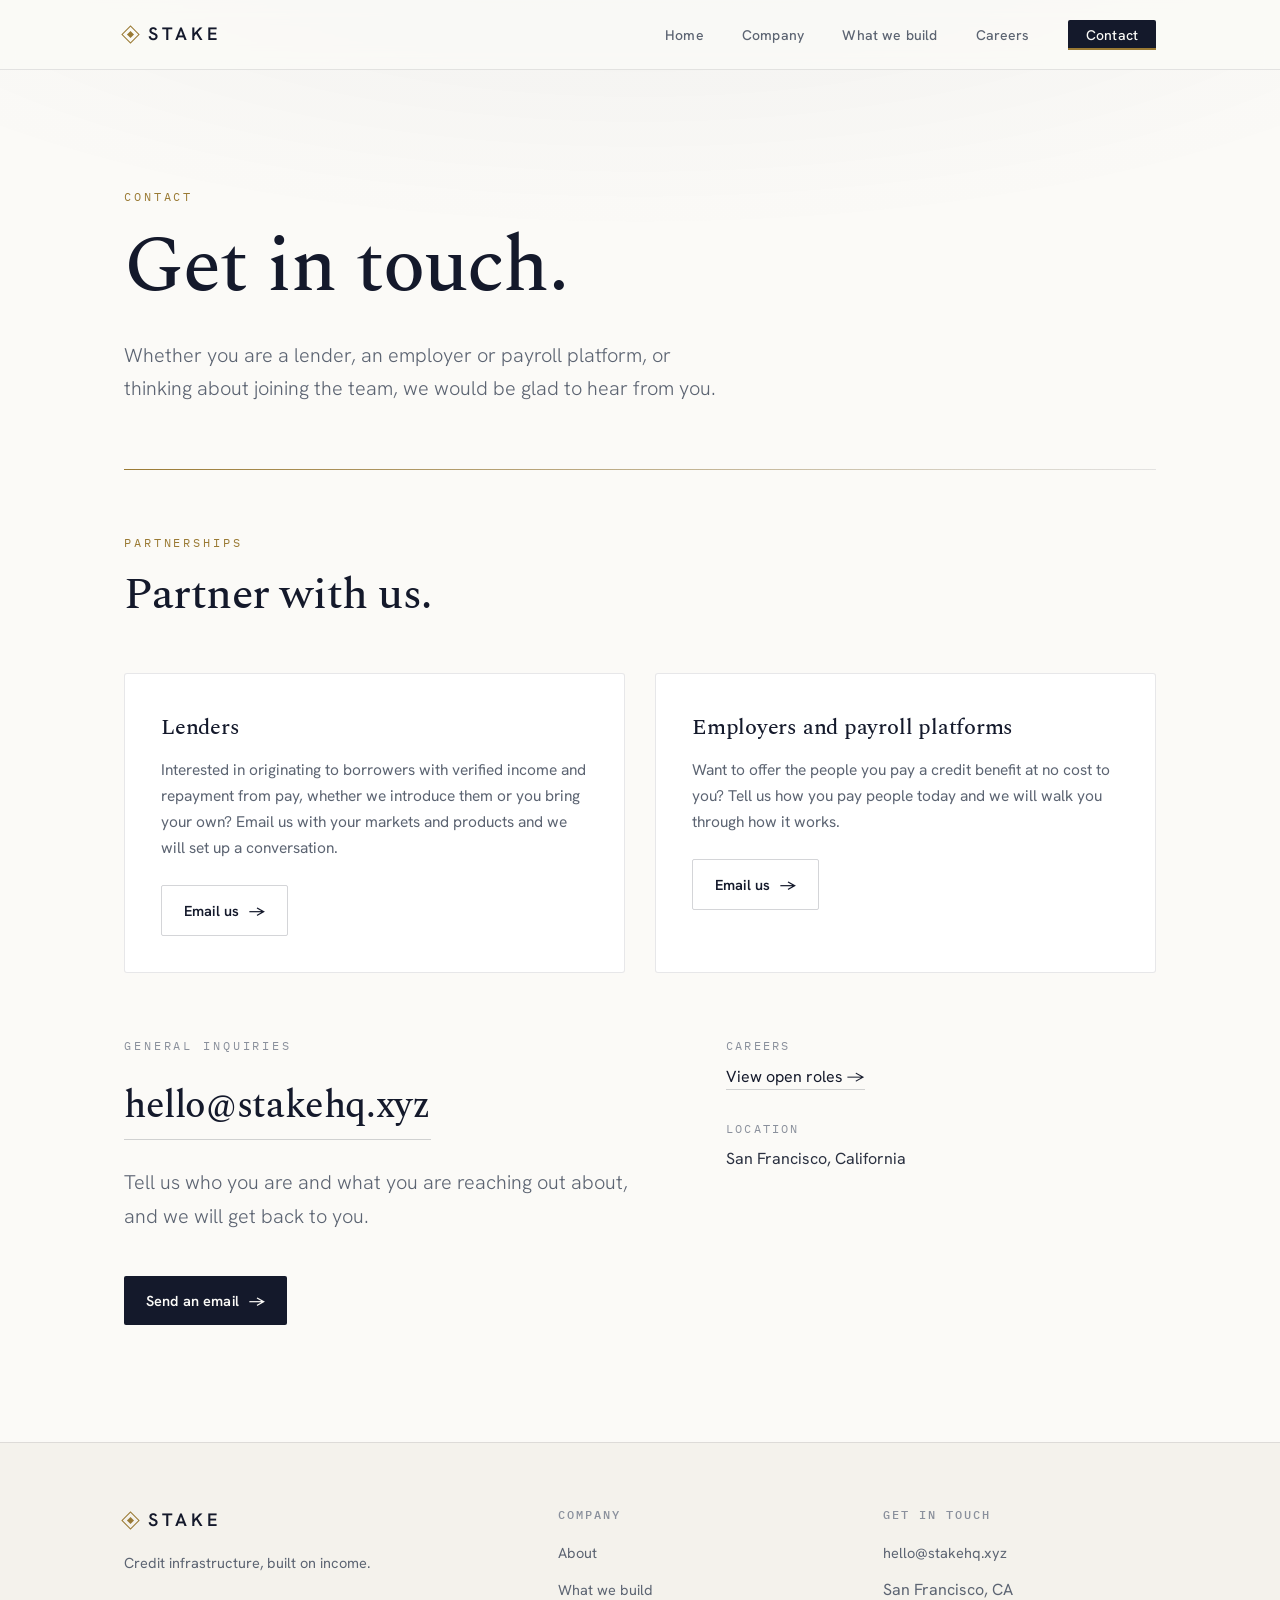
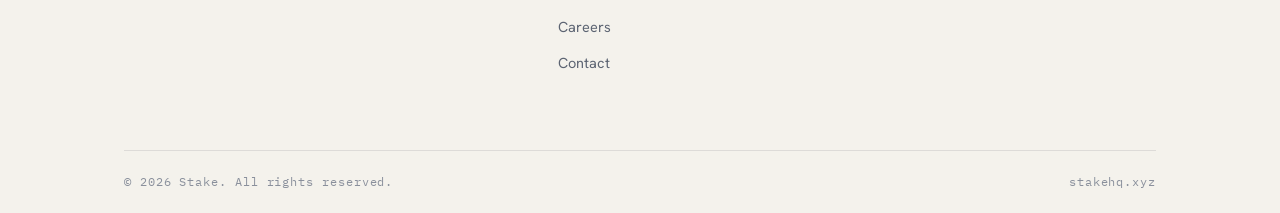
<file: contact.html>
<!DOCTYPE html>
<html lang="en">
<head>
<meta charset="UTF-8" />
<meta name="viewport" content="width=device-width, initial-scale=1.0" />
<!-- Keep this site out of search results and AI training data. -->
<meta name="robots" content="noindex, nofollow, noarchive, nosnippet, noimageindex, nocache, noai, noimageai" />
<meta name="googlebot" content="noindex, nofollow, noarchive, nosnippet, noimageindex" />
<meta name="bingbot" content="noindex, nofollow, noarchive, nosnippet, noimageindex" />
<title>Contact | Stake</title>
<meta name="description" content="Get in touch with Stake. Partnerships for lenders, employers, and payroll platforms." />
<link rel="canonical" href="https://stakehq.xyz/contact.html" />
<meta property="og:title" content="Contact | Stake" />
<meta property="og:description" content="Partnerships for lenders, employers, and payroll platforms." />
<meta property="og:type" content="website" />
<meta property="og:url" content="https://stakehq.xyz/contact.html" />
<link rel="preconnect" href="https://fonts.googleapis.com" />
<link rel="preconnect" href="https://fonts.gstatic.com" crossorigin />
<link href="https://fonts.googleapis.com/css2?family=Hanken+Grotesk:wght@300;400;500;600&family=IBM+Plex+Mono:wght@400;500&family=Spectral:wght@400;500;600&display=swap" rel="stylesheet" />
<link rel="stylesheet" href="styles.css" />
</head>
<body>

  <header class="site-header">
    <div class="wrap nav">
      <a class="brand" href="index.html"><span class="mark" aria-hidden="true"></span>Stake</a>
      <button class="nav-toggle" aria-label="Menu" aria-expanded="false" aria-controls="nav-links">
        <svg viewBox="0 0 24 24" fill="none" stroke="currentColor" stroke-width="1.6"><path d="M3 6h18M3 12h18M3 18h18"/></svg>
      </button>
      <ul class="nav-links" id="nav-links">
        <li><a href="index.html">Home</a></li>
        <li><a href="about.html">Company</a></li>
        <li><a href="approach.html">What we build</a></li>
        <li><a href="careers.html">Careers</a></li>
        <li><a class="nav-cta" href="contact.html" aria-current="page">Contact</a></li>
      </ul>
    </div>
  </header>

  <main>
    <section class="wrap hero">
      <p class="eyebrow fade d1">Contact</p>
      <h1 class="display fade d2">Get in touch.</h1>
      <p class="lede fade d3">Whether you are a lender, an employer or payroll platform, or thinking about joining the team, we would be glad to hear from you.</p>
      <div class="hairline" aria-hidden="true"></div>

      <div class="section-head reveal">
        <p class="eyebrow">Partnerships</p>
        <h2 class="display">Partner with us.</h2>
      </div>
      <div class="grid grid-2" style="margin-bottom:clamp(48px, 7vh, 80px)">
        <div class="card reveal">
          <h3>Lenders</h3>
          <p>Interested in originating to borrowers with verified income and repayment from pay, whether we introduce them or you bring your own? Email us with your markets and products and we will set up a conversation.</p>
          <div class="hero-actions" style="margin-top:24px">
            <a class="btn btn-ghost" href="mailto:hello@stakehq.xyz?subject=Partnership%20-%20Lender">Email us <span class="arrow" aria-hidden="true">→</span></a>
          </div>
        </div>
        <div class="card reveal">
          <h3>Employers and payroll platforms</h3>
          <p>Want to offer the people you pay a credit benefit at no cost to you? Tell us how you pay people today and we will walk you through how it works.</p>
          <div class="hero-actions" style="margin-top:24px">
            <a class="btn btn-ghost" href="mailto:hello@stakehq.xyz?subject=Partnership%20-%20Employer%20or%20payroll%20platform">Email us <span class="arrow" aria-hidden="true">→</span></a>
          </div>
        </div>
      </div>

      <div class="contact-grid">
        <div class="reveal">
          <p class="eyebrow" style="color:var(--muted-dim)">General inquiries</p>
          <a class="contact-link" href="mailto:hello@stakehq.xyz">hello@stakehq.xyz</a>
          <p class="lede" style="margin-top:26px;max-width:48ch">Tell us who you are and what you are reaching out about, and we will get back to you.</p>
          <div class="hero-actions">
            <a class="btn btn-primary" href="mailto:hello@stakehq.xyz?subject=Hello%20Stake">Send an email <span class="arrow" aria-hidden="true">→</span></a>
          </div>
        </div>

        <div class="reveal">
          <div class="info-block">
            <div class="k">Careers</div>
            <div class="v"><a href="careers.html" style="color:var(--ink);text-decoration:none;border-bottom:1px solid var(--line-strong);padding-bottom:2px">View open roles →</a></div>
          </div>
          <div class="info-block">
            <div class="k">Location</div>
            <div class="v">San Francisco, California</div>
          </div>
        </div>
      </div>
    </section>
  </main>

  <footer class="site-footer">
    <div class="wrap">
      <div class="footer-top">
        <div>
          <a class="brand" href="index.html"><span class="mark" aria-hidden="true"></span>Stake</a>
          <p class="footer-blurb">Credit infrastructure, built on income.</p>
        </div>
        <div class="footer-col">
          <h4>Company</h4>
          <ul>
            <li><a href="about.html">About</a></li>
            <li><a href="approach.html">What we build</a></li>
            <li><a href="careers.html">Careers</a></li>
            <li><a href="contact.html">Contact</a></li>
          </ul>
        </div>
        <div class="footer-col">
          <h4>Get in touch</h4>
          <ul>
            <li><a href="mailto:hello@stakehq.xyz">hello@stakehq.xyz</a></li>
            <li><span style="color:var(--muted)">San Francisco, CA</span></li>
          </ul>
        </div>
      </div>
      <div class="footer-bottom">
        <span>&copy; 2026 Stake. All rights reserved.</span>
        <span>stakehq.xyz</span>
      </div>
    </div>
  </footer>

  <script src="main.js"></script>
</body>
</html>
</file>
<file: styles.css>
/* ============================================================
   Stake shared stylesheet
   Light, institutional identity for stakehq.xyz
   ============================================================ */

:root {
  /* Surfaces */
  --paper: #FBFAF7;
  --paper-2: #F4F2EC;
  --card: #FFFFFF;

  /* Ink */
  --ink: #14192B;
  --ink-2: #1E2440;
  --text: #2A3040;
  --muted: #5C6472;
  --muted-dim: #8A909C;

  /* Lines */
  --line: rgba(20, 25, 43, 0.10);
  --line-soft: rgba(20, 25, 43, 0.06);
  --line-strong: rgba(20, 25, 43, 0.18);

  /* Accents */
  --navy: #1B2545;
  --brass: #9A7A34;
  --brass-bright: #B8933F;
  --brass-soft: rgba(154, 122, 52, 0.14);

  /* Type */
  --serif: "Spectral", Georgia, "Times New Roman", serif;
  --sans: "Hanken Grotesk", system-ui, -apple-system, sans-serif;
  --mono: "IBM Plex Mono", ui-monospace, monospace;

  --maxw: 1160px;
  --pad: clamp(24px, 5vw, 72px);
}

* { box-sizing: border-box; margin: 0; padding: 0; }

html {
  -webkit-font-smoothing: antialiased;
  text-rendering: optimizeLegibility;
  scroll-behavior: smooth;
}

body {
  background: var(--paper);
  color: var(--text);
  font-family: var(--sans);
  font-weight: 400;
  line-height: 1.6;
  min-height: 100vh;
  min-height: 100dvh;
  display: flex;
  flex-direction: column;
  position: relative;
  overflow-x: hidden;
}

/* Faint ledger grid + top glow for depth */
body::before {
  content: "";
  position: fixed;
  inset: 0;
  background:
    radial-gradient(120% 60% at 50% -10%, rgba(27, 37, 69, 0.05), transparent 60%);
  pointer-events: none;
  z-index: 0;
}

.wrap {
  width: 100%;
  max-width: var(--maxw);
  margin-inline: auto;
  padding-inline: var(--pad);
  position: relative;
  z-index: 1;
}

a { color: inherit; }

/* ---------- Header / Nav ---------- */
.site-header {
  border-bottom: 1px solid var(--line);
  background: rgba(251, 250, 247, 0.82);
  backdrop-filter: saturate(140%) blur(10px);
  position: sticky;
  top: 0;
  z-index: 50;
}

.nav {
  display: flex;
  align-items: center;
  justify-content: space-between;
  gap: 20px;
  padding-block: 20px;
}

.brand {
  font-family: var(--sans);
  font-size: 18px;
  font-weight: 600;
  letter-spacing: 0.22em;
  text-transform: uppercase;
  color: var(--ink);
  text-decoration: none;
  display: inline-flex;
  align-items: center;
  gap: 11px;
}

.brand .mark {
  width: 13px;
  height: 13px;
  border: 1.5px solid var(--brass);
  transform: rotate(45deg);
  position: relative;
}
.brand .mark::after {
  content: "";
  position: absolute;
  inset: 3px;
  background: var(--brass);
}

.nav-links {
  display: flex;
  align-items: center;
  gap: clamp(18px, 3vw, 40px);
  list-style: none;
}

.nav-links a {
  font-size: 14px;
  font-weight: 500;
  letter-spacing: 0.01em;
  color: var(--muted);
  text-decoration: none;
  padding-block: 6px;
  position: relative;
  transition: color 0.25s ease;
}
.nav-links a:hover { color: var(--ink); }

.nav-links a[aria-current="page"] {
  color: var(--ink);
}
.nav-links a[aria-current="page"]::after {
  content: "";
  position: absolute;
  left: 0;
  right: 0;
  bottom: 0;
  height: 1.5px;
  background: var(--brass);
}

.nav-cta {
  font-family: var(--sans);
  font-size: 13.5px;
  font-weight: 600;
  letter-spacing: 0.02em;
  color: var(--paper) !important;
  background: var(--ink);
  padding: 10px 18px;
  border-radius: 2px;
  text-decoration: none;
  transition: background 0.25s ease, transform 0.25s ease;
}
.nav-cta:hover { background: var(--navy); transform: translateY(-1px); }

.nav-toggle {
  display: none;
  background: none;
  border: 1px solid var(--line-strong);
  border-radius: 2px;
  width: 40px;
  height: 38px;
  cursor: pointer;
  color: var(--ink);
  align-items: center;
  justify-content: center;
}
.nav-toggle svg { width: 20px; height: 20px; }

@media (max-width: 780px) {
  .nav-toggle { display: inline-flex; }
  .nav-links {
    position: fixed;
    inset: 73px 0 auto 0;
    flex-direction: column;
    align-items: stretch;
    gap: 0;
    background: var(--paper);
    border-bottom: 1px solid var(--line);
    padding: 8px var(--pad) 20px;
    box-shadow: 0 24px 40px -28px rgba(20, 25, 43, 0.4);
    transform: translateY(-12px);
    opacity: 0;
    pointer-events: none;
    transition: opacity 0.25s ease, transform 0.25s ease;
  }
  .nav-links.open {
    transform: translateY(0);
    opacity: 1;
    pointer-events: auto;
  }
  .nav-links li { border-bottom: 1px solid var(--line-soft); }
  .nav-links li:last-child { border-bottom: none; padding-top: 12px; }
  .nav-links a { display: block; padding-block: 14px; font-size: 16px; }
  .nav-links a[aria-current="page"]::after { display: none; }
  .nav-cta { display: inline-block; text-align: center; }
}

/* ---------- Shared type ---------- */
.eyebrow {
  font-family: var(--mono);
  font-size: 12px;
  letter-spacing: 0.24em;
  text-transform: uppercase;
  color: var(--brass);
  margin-bottom: 20px;
}

.display {
  font-family: var(--serif);
  font-weight: 500;
  line-height: 1.06;
  letter-spacing: -0.01em;
  color: var(--ink);
}

h1.display { font-size: clamp(40px, 6.2vw, 78px); }
h2.display { font-size: clamp(28px, 3.6vw, 44px); }
h3.display { font-size: clamp(21px, 2.2vw, 27px); }

.lede {
  font-size: clamp(17px, 1.55vw, 20px);
  font-weight: 300;
  color: var(--muted);
  line-height: 1.7;
  max-width: 56ch;
}

/* ---------- Buttons ---------- */
.btn {
  display: inline-flex;
  align-items: center;
  gap: 10px;
  font-size: 14.5px;
  font-weight: 600;
  letter-spacing: 0.01em;
  text-decoration: none;
  padding: 13px 22px;
  border-radius: 2px;
  transition: background 0.25s ease, color 0.25s ease, border-color 0.25s ease, transform 0.25s ease;
}
.btn .arrow { transition: transform 0.3s cubic-bezier(0.22, 1, 0.36, 1); }
.btn:hover .arrow { transform: translateX(4px); }

.btn-primary { background: var(--ink); color: var(--paper); }
.btn-primary:hover { background: var(--navy); transform: translateY(-1px); }

.btn-ghost {
  background: transparent;
  color: var(--ink);
  border: 1px solid var(--line-strong);
}
.btn-ghost:hover { border-color: var(--ink); background: var(--card); }

/* ---------- Sections ---------- */
main { flex: 1 0 auto; position: relative; z-index: 1; }

.section { padding-block: clamp(64px, 10vh, 128px); }
.section-tight { padding-block: clamp(48px, 7vh, 88px); }

.section-head { max-width: 62ch; margin-bottom: clamp(40px, 6vh, 64px); }
.section-head .lede { margin-top: 22px; }

.divider {
  height: 1px;
  background: var(--line);
  border: none;
}

/* Hero */
.hero { padding-block: clamp(72px, 13vh, 168px); }
.hero .lede { margin-top: 30px; }
.hero-actions {
  display: flex;
  flex-wrap: wrap;
  gap: 14px;
  margin-top: 42px;
}

.hairline {
  height: 1px;
  background: linear-gradient(to right, var(--brass), var(--line));
  margin-block: clamp(44px, 7vh, 72px);
  transform-origin: left center;
  transform: scaleX(0);
  animation: draw 1.1s cubic-bezier(0.22, 1, 0.36, 1) 0.3s forwards;
}
@keyframes draw { to { transform: scaleX(1); } }

/* Card grids */
.grid {
  display: grid;
  gap: clamp(20px, 2.4vw, 30px);
}
.grid-3 { grid-template-columns: repeat(3, 1fr); }
.grid-2 { grid-template-columns: repeat(2, 1fr); }

@media (max-width: 860px) {
  .grid-3 { grid-template-columns: 1fr; }
  .grid-2 { grid-template-columns: 1fr; }
}

.card {
  background: var(--card);
  border: 1px solid var(--line);
  border-radius: 3px;
  padding: clamp(26px, 3vw, 36px);
  position: relative;
  transition: border-color 0.3s ease, transform 0.3s ease, box-shadow 0.3s ease;
}
.card:hover {
  border-color: var(--line-strong);
  transform: translateY(-3px);
  box-shadow: 0 30px 50px -40px rgba(20, 25, 43, 0.45);
}

.card .idx {
  font-family: var(--mono);
  font-size: 12px;
  letter-spacing: 0.16em;
  color: var(--brass);
  margin-bottom: 20px;
}
.card h3 {
  font-family: var(--serif);
  font-size: 22px;
  font-weight: 500;
  color: var(--ink);
  margin-bottom: 12px;
  letter-spacing: -0.01em;
}
.card p { font-size: 15.5px; color: var(--muted); line-height: 1.68; }

/* Stat / principle rows */
.stat-row {
  display: grid;
  grid-template-columns: repeat(3, 1fr);
  gap: clamp(20px, 3vw, 40px);
}
@media (max-width: 720px) { .stat-row { grid-template-columns: 1fr; gap: 32px; } }

.stat .num {
  font-family: var(--serif);
  font-size: clamp(34px, 4.4vw, 52px);
  font-weight: 500;
  color: var(--ink);
  line-height: 1;
  letter-spacing: -0.02em;
}
.stat .cap {
  margin-top: 14px;
  font-size: 14.5px;
  color: var(--muted);
  max-width: 32ch;
}

/* Feature split */
.split {
  display: grid;
  grid-template-columns: 0.9fr 1.1fr;
  gap: clamp(32px, 6vw, 80px);
  align-items: center;
}
@media (max-width: 860px) { .split { grid-template-columns: 1fr; gap: 32px; } }

.panel {
  background: var(--ink);
  border-radius: 4px;
  padding: clamp(32px, 4vw, 52px);
  color: var(--paper);
  position: relative;
  overflow: hidden;
}
.panel::before {
  content: "";
  position: absolute;
  inset: 0;
  background:
    linear-gradient(120deg, transparent 40%, rgba(184, 147, 63, 0.10)),
    repeating-linear-gradient(0deg, rgba(255,255,255,0.04) 0 1px, transparent 1px 40px);
  pointer-events: none;
}
.panel .eyebrow { color: var(--brass-bright); }
.panel h2, .panel h3 { color: #F5F3EE; }
.panel p { color: rgba(232, 236, 243, 0.72); }

/* Key-value rows */
.rows { border-top: 1px solid var(--line); }
.row {
  display: grid;
  grid-template-columns: 0.4fr 1fr;
  gap: clamp(16px, 3vw, 48px);
  padding-block: clamp(24px, 3vw, 34px);
  border-bottom: 1px solid var(--line);
}
@media (max-width: 720px) { .row { grid-template-columns: 1fr; gap: 10px; } }
.row .k {
  font-family: var(--mono);
  font-size: 12.5px;
  letter-spacing: 0.14em;
  text-transform: uppercase;
  color: var(--brass);
  padding-top: 5px;
}
.row .v h3 {
  font-family: var(--serif);
  font-size: clamp(20px, 2.1vw, 25px);
  font-weight: 500;
  color: var(--ink);
  margin-bottom: 10px;
  letter-spacing: -0.01em;
}
.row .v p { font-size: 16px; color: var(--muted); }

/* CTA band */
.cta-band {
  background: var(--ink);
  border-radius: 4px;
  padding: clamp(40px, 6vw, 72px);
  text-align: center;
  position: relative;
  overflow: hidden;
}
.cta-band::before {
  content: "";
  position: absolute;
  inset: 0;
  background: radial-gradient(80% 120% at 50% -20%, rgba(184, 147, 63, 0.16), transparent 60%);
  pointer-events: none;
}
.cta-band h2 { color: #F5F3EE; position: relative; }
.cta-band p {
  color: rgba(232, 236, 243, 0.72);
  max-width: 48ch;
  margin: 18px auto 0;
  position: relative;
}
.cta-band .hero-actions { justify-content: center; position: relative; }
.cta-band .btn-ghost { color: #F5F3EE; border-color: rgba(255,255,255,0.24); }
.cta-band .btn-ghost:hover { border-color: rgba(255,255,255,0.6); background: rgba(255,255,255,0.04); }

/* ---------- Careers ---------- */
.role {
  display: grid;
  grid-template-columns: 1.4fr 0.9fr 0.7fr auto;
  gap: 20px;
  align-items: center;
  padding-block: 28px;
  border-bottom: 1px solid var(--line);
  transition: background 0.25s ease;
}
.role:first-child { border-top: 1px solid var(--line); }
.role .title {
  font-family: var(--serif);
  font-size: clamp(19px, 2vw, 23px);
  font-weight: 500;
  color: var(--ink);
  letter-spacing: -0.01em;
}
.role .meta { font-size: 14px; color: var(--muted); }
.role .apply {
  font-size: 14px;
  font-weight: 600;
  color: var(--ink);
  text-decoration: none;
  display: inline-flex;
  align-items: center;
  gap: 8px;
  white-space: nowrap;
}
.role .apply .arrow { transition: transform 0.3s cubic-bezier(0.22,1,0.36,1); color: var(--brass); }
.role .apply:hover .arrow { transform: translateX(4px); }
@media (max-width: 780px) {
  .role { grid-template-columns: 1fr; gap: 6px; padding-block: 24px; align-items: start; }
  .role .apply { margin-top: 6px; }
}

/* ---------- Contact ---------- */
.contact-grid {
  display: grid;
  grid-template-columns: 1.1fr 0.9fr;
  gap: clamp(36px, 6vw, 80px);
  align-items: start;
}
@media (max-width: 860px) { .contact-grid { grid-template-columns: 1fr; gap: 40px; } }

.contact-link {
  display: inline-block;
  font-family: var(--serif);
  font-size: clamp(24px, 3.4vw, 38px);
  font-weight: 500;
  color: var(--ink);
  text-decoration: none;
  position: relative;
  padding-bottom: 4px;
  letter-spacing: -0.01em;
}
.contact-link::after {
  content: "";
  position: absolute;
  left: 0; bottom: 0;
  width: 100%; height: 1.5px;
  background: var(--line-strong);
  transform-origin: right center;
  transition: transform 0.4s cubic-bezier(0.22,1,0.36,1), background 0.4s ease;
}
.contact-link:hover::after { background: var(--brass); }

.info-block { margin-bottom: 30px; }
.info-block .k {
  font-family: var(--mono);
  font-size: 12px;
  letter-spacing: 0.18em;
  text-transform: uppercase;
  color: var(--muted-dim);
  margin-bottom: 8px;
}
.info-block .v { font-size: 16px; color: var(--text); }

/* ---------- Footer ---------- */
.site-footer {
  border-top: 1px solid var(--line);
  background: var(--paper-2);
  flex-shrink: 0;
  margin-top: auto;
}
.footer-top {
  display: grid;
  grid-template-columns: 1.4fr 1fr 1fr;
  gap: clamp(28px, 4vw, 56px);
  padding-block: clamp(48px, 7vh, 72px);
}
@media (max-width: 720px) { .footer-top { grid-template-columns: 1fr; gap: 32px; } }

.footer-top .brand { margin-bottom: 16px; }
.footer-blurb { font-size: 14.5px; color: var(--muted); max-width: 34ch; }

.footer-col h4 {
  font-family: var(--mono);
  font-size: 11.5px;
  letter-spacing: 0.18em;
  text-transform: uppercase;
  color: var(--muted-dim);
  margin-bottom: 16px;
  font-weight: 500;
}
.footer-col ul { list-style: none; }
.footer-col li { margin-bottom: 11px; }
.footer-col a {
  font-size: 14.5px;
  color: var(--muted);
  text-decoration: none;
  transition: color 0.2s ease;
}
.footer-col a:hover { color: var(--ink); }

.footer-bottom {
  border-top: 1px solid var(--line);
  display: flex;
  align-items: center;
  justify-content: space-between;
  gap: 12px;
  padding-block: 22px;
  font-family: var(--mono);
  font-size: 11.5px;
  letter-spacing: 0.08em;
  color: var(--muted-dim);
}
@media (max-width: 560px) {
  .footer-bottom { flex-direction: column; align-items: flex-start; gap: 8px; }
}

/* ---------- Entrance animation ---------- */
.fade {
  opacity: 0;
  transform: translateY(16px);
  animation: rise 0.9s cubic-bezier(0.22, 1, 0.36, 1) forwards;
}
.d1 { animation-delay: 0.04s; }
.d2 { animation-delay: 0.12s; }
.d3 { animation-delay: 0.20s; }
.d4 { animation-delay: 0.30s; }
.d5 { animation-delay: 0.42s; }
@keyframes rise { to { opacity: 1; transform: translateY(0); } }

/* Reveal on scroll */
.reveal { opacity: 0; transform: translateY(22px); transition: opacity 0.7s cubic-bezier(0.22,1,0.36,1), transform 0.7s cubic-bezier(0.22,1,0.36,1); }
.reveal.in { opacity: 1; transform: translateY(0); }

@media (prefers-reduced-motion: reduce) {
  *, *::before, *::after { animation: none !important; transition: none !important; }
  .hairline { transform: scaleX(1); }
  .fade, .reveal { opacity: 1; transform: none; }
}
</file>
